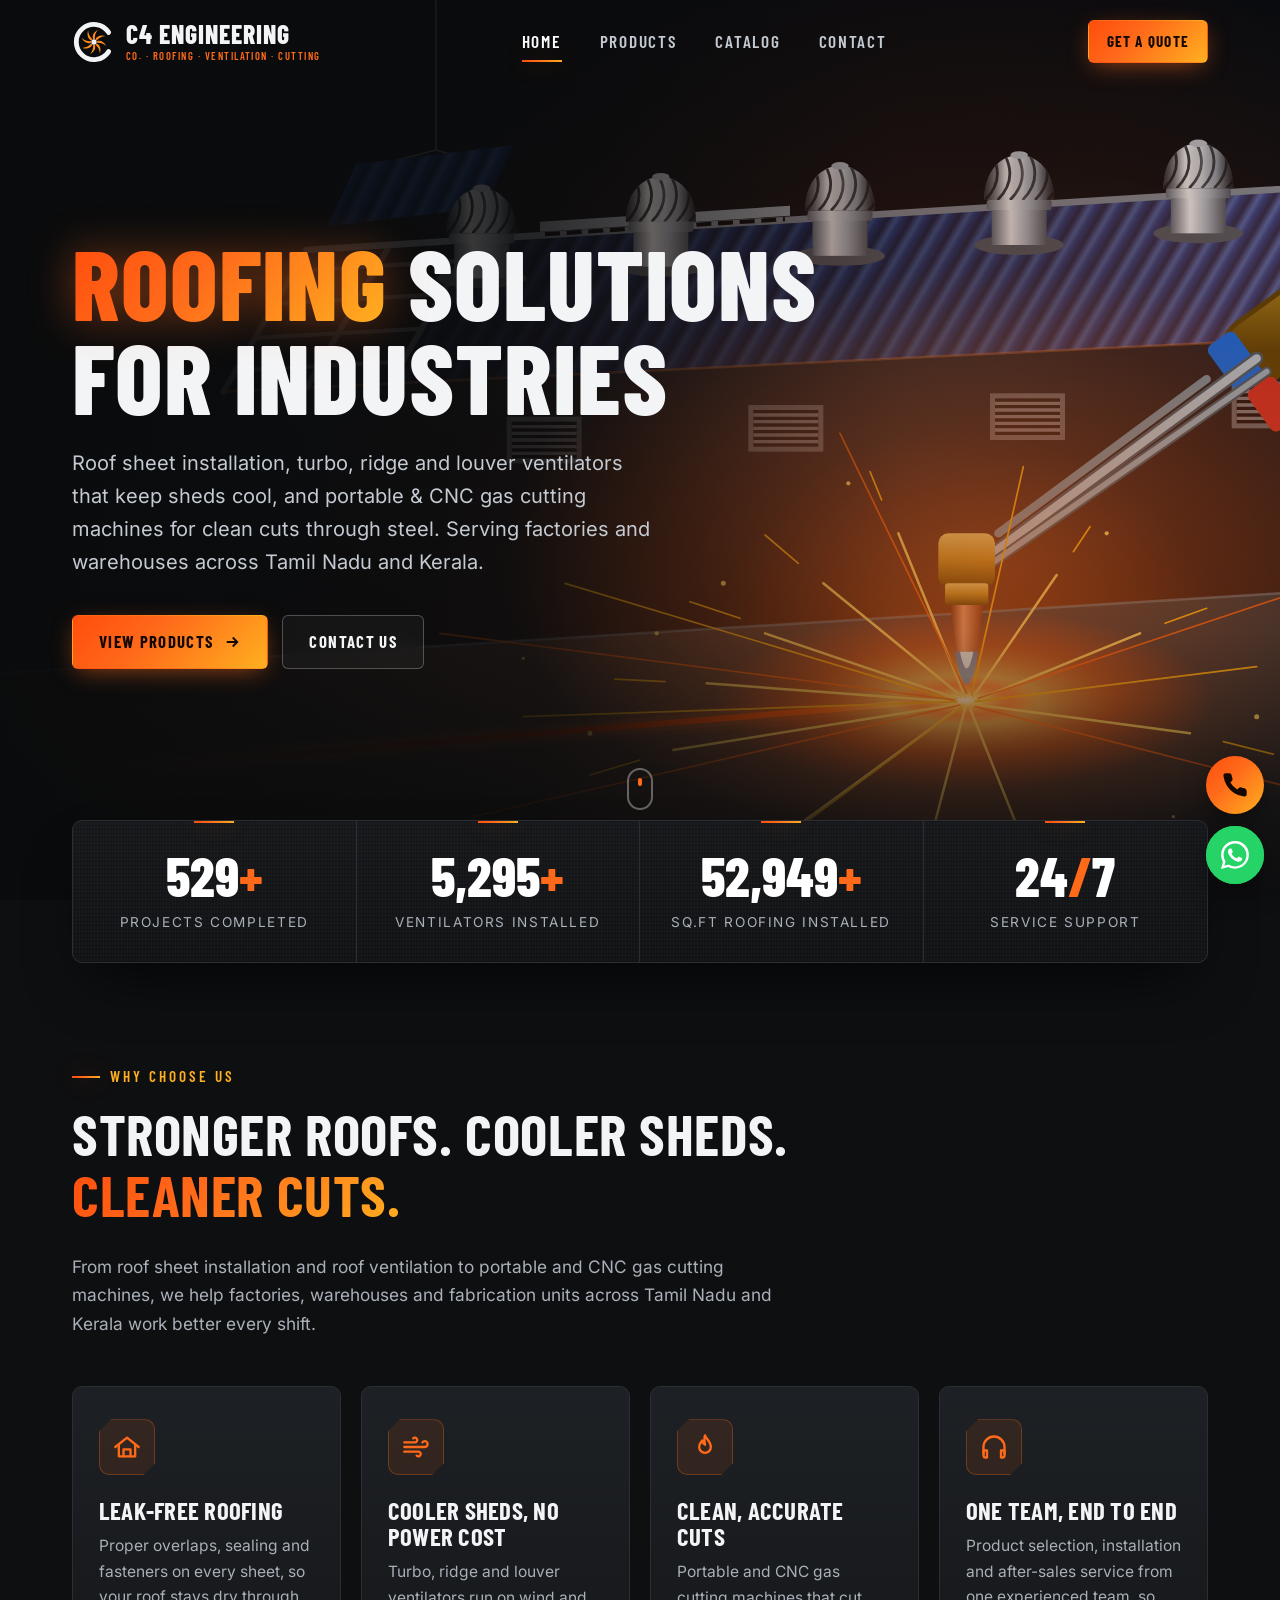
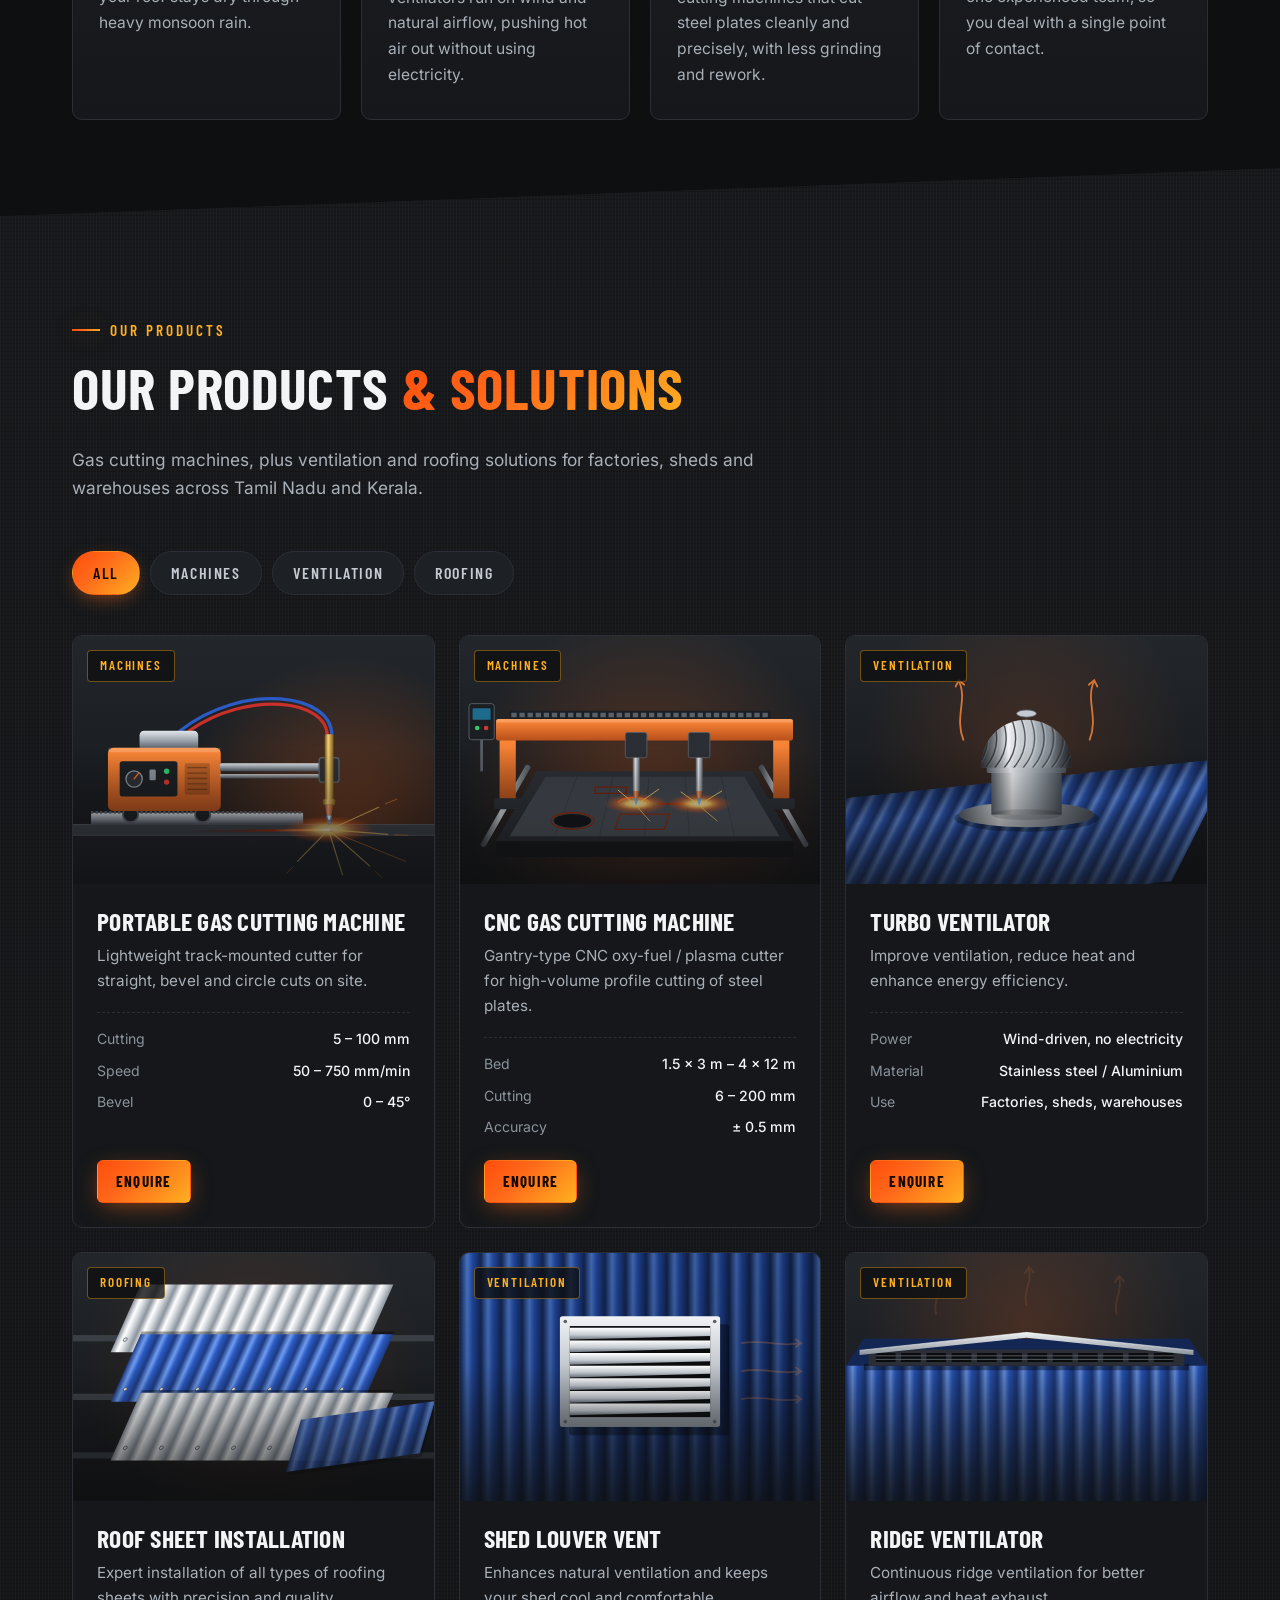
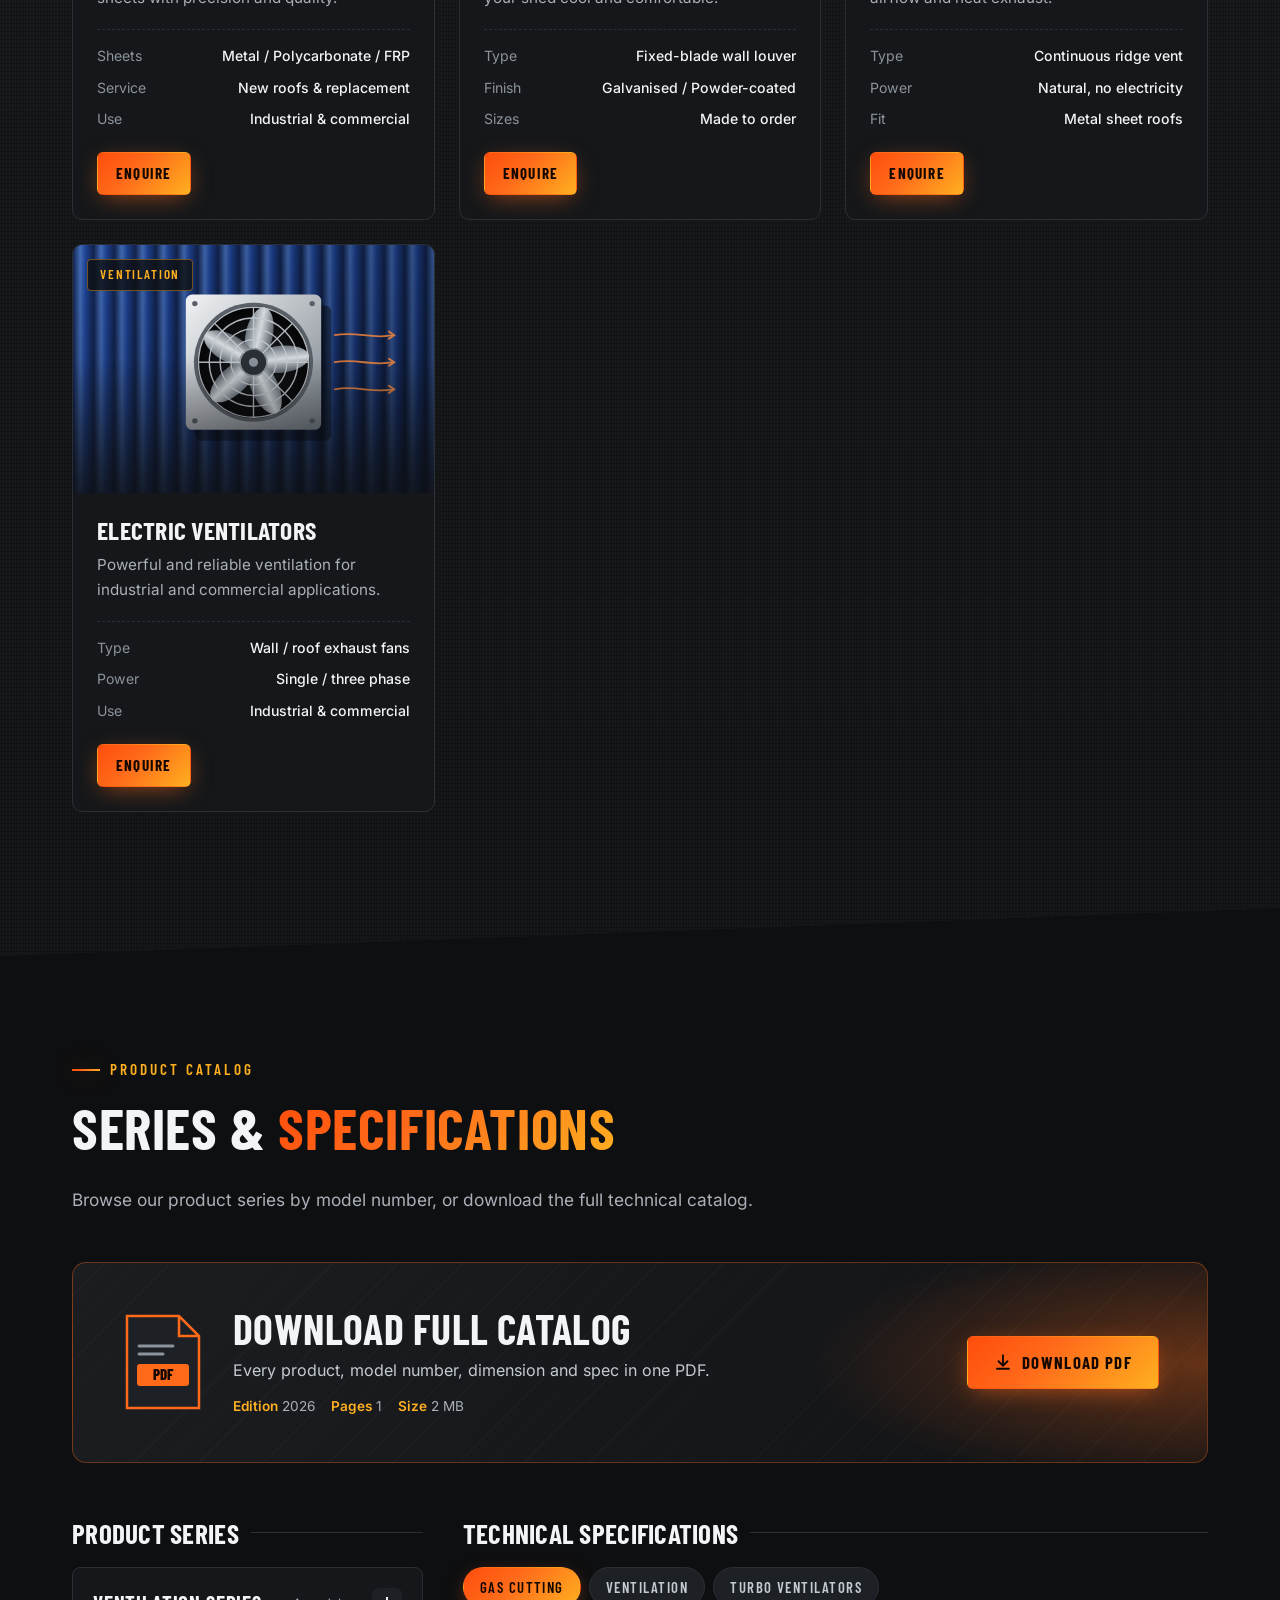
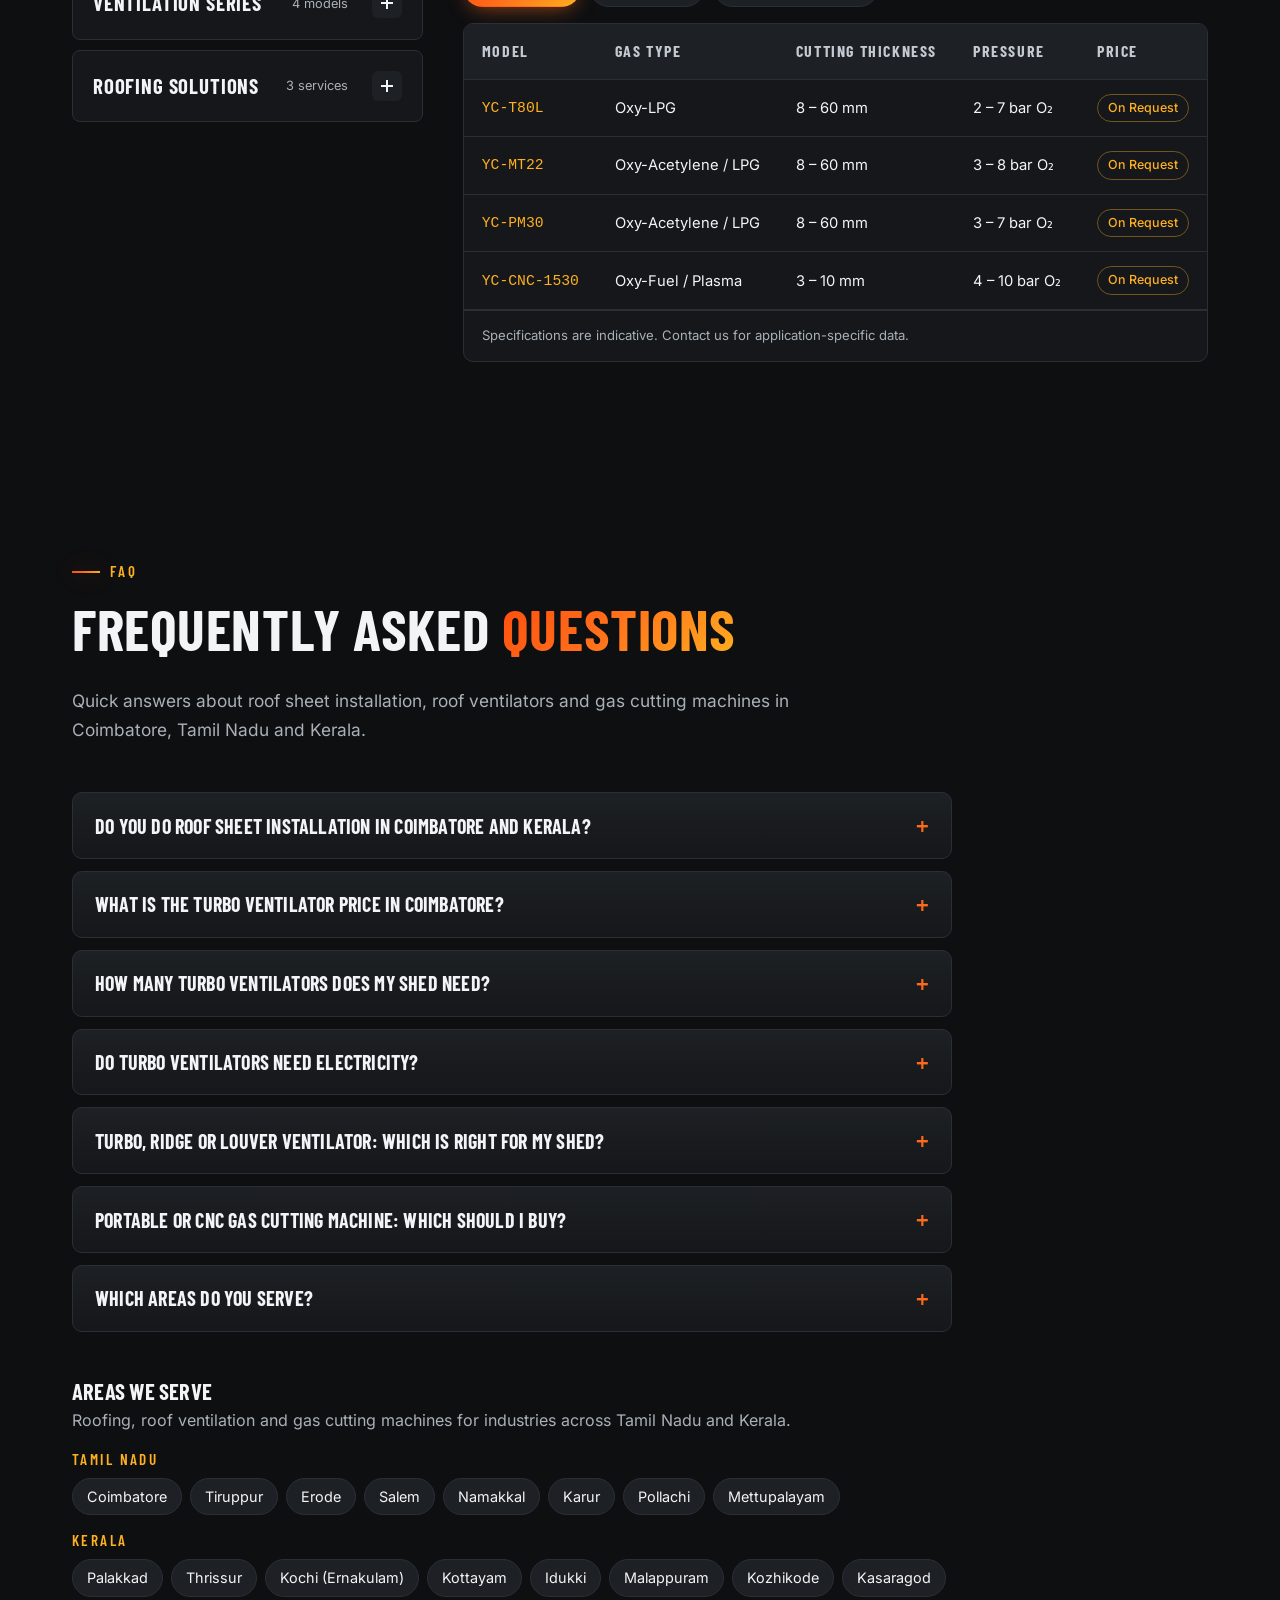
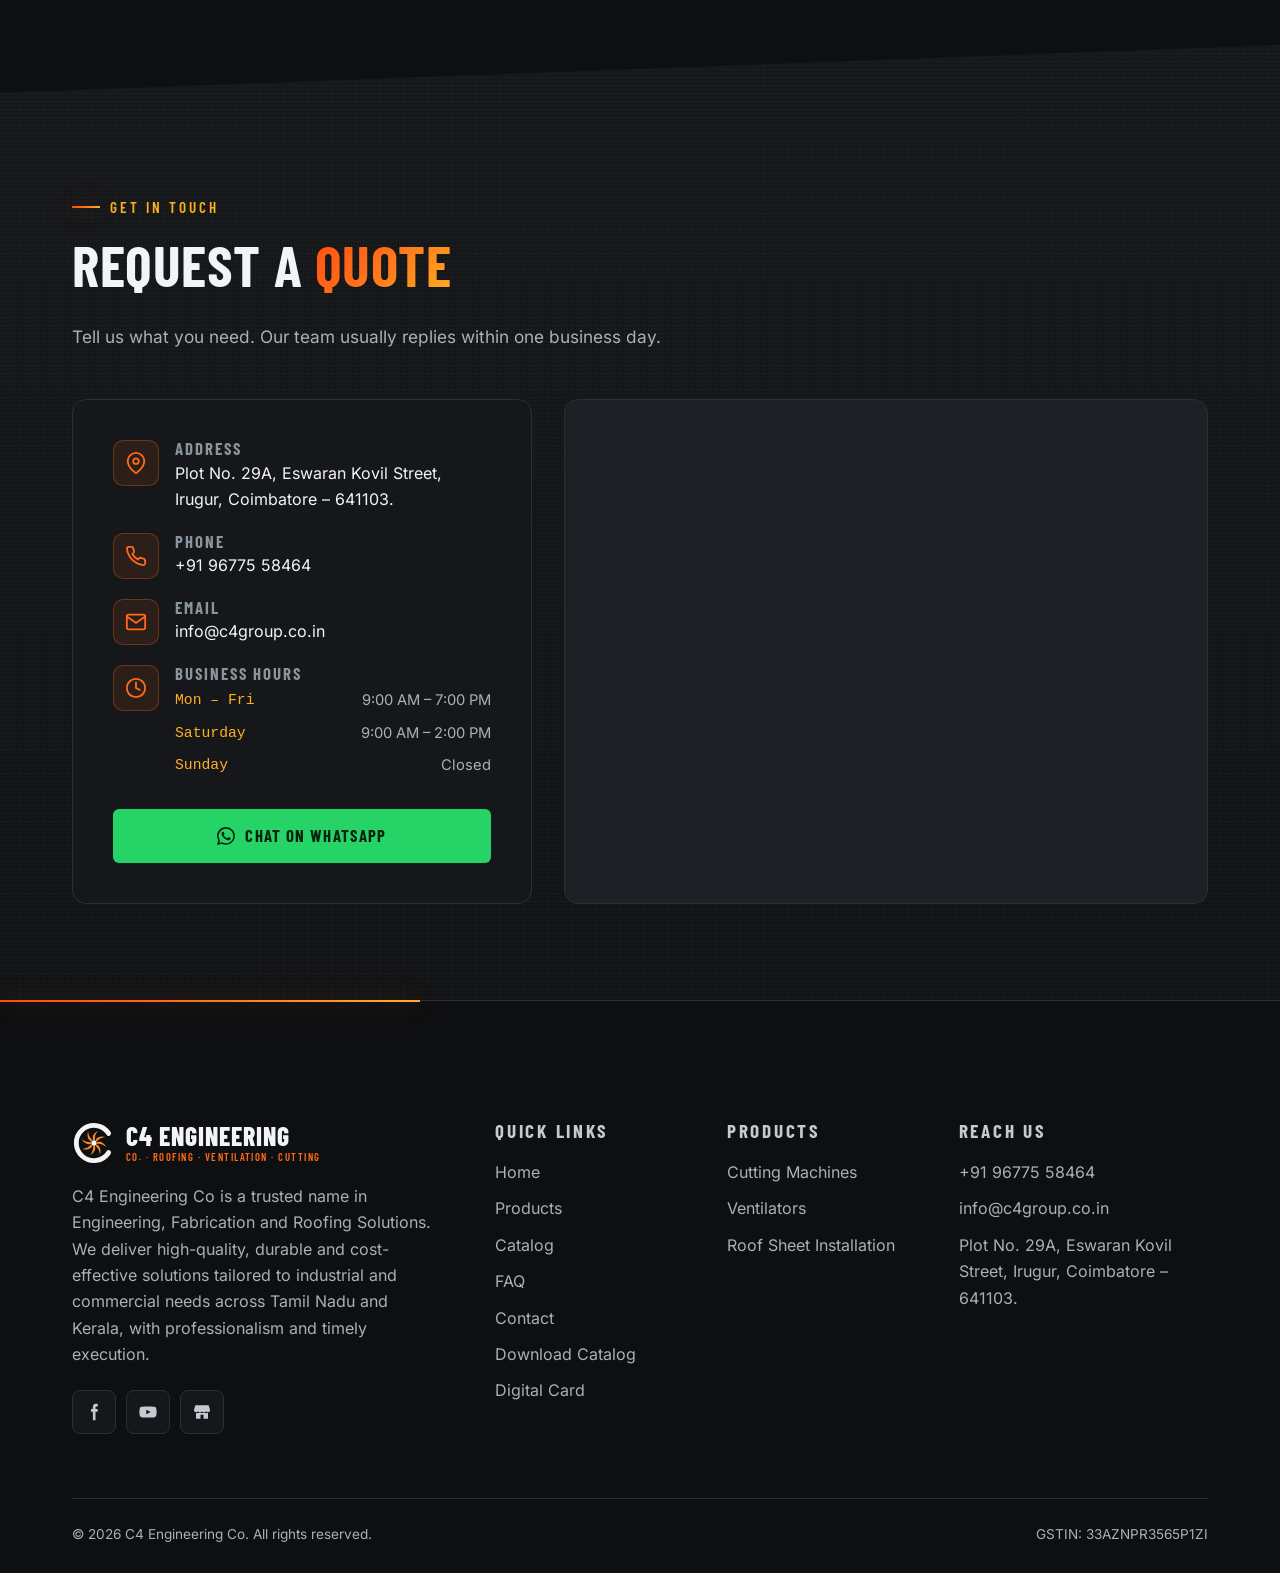
<file: index.html>
<!DOCTYPE html>
<html lang="en">
<head>
<meta charset="UTF-8">
<meta name="viewport" content="width=device-width, initial-scale=1">

<!-- ============ SECURITY ============ -->
<!-- Content-Security-Policy: only allow what this page actually uses (own files and the Google Maps embed). -->
<!-- If you add a new external service (analytics, chat widget, video...), add its address here or the browser will block it. -->
<meta http-equiv="Content-Security-Policy" content="default-src 'self'; script-src 'self' 'unsafe-inline'; style-src 'self' 'unsafe-inline'; font-src 'self'; img-src 'self' data:; frame-src https://*.google.com; connect-src 'none'; object-src 'none'; base-uri 'self'; form-action 'none'">
<meta name="referrer" content="strict-origin-when-cross-origin">

<!-- ============ SEO ============ -->
<!-- Title (~60 chars) and description (~155 chars) are what Google shows in search results. -->
<title>Industrial Roofing in Coimbatore &amp; Kerala | C4 Engineering Co</title>
<meta name="description" content="C4 Engineering Co (c4group.co.in), Coimbatore: roofing, turbo &amp; ridge ventilators and gas cutting machines across Tamil Nadu &amp; Kerala. Call +91 96775 58464.">
<meta name="robots" content="index, follow, max-image-preview:large, max-snippet:-1">
<meta name="author" content="C4 Engineering Co">
<meta name="theme-color" content="#0e0f11">
<link rel="canonical" href="https://c4group.co.in/">
<link rel="sitemap" type="application/xml" href="sitemap.xml">

<!-- Local SEO: location -->
<meta name="geo.region" content="IN-TN">
<meta name="geo.placename" content="Irugur, Coimbatore">
<meta name="geo.position" content="11.018699;77.065673">
<meta name="ICBM" content="11.018699, 77.065673">

<!-- Open Graph / social sharing (Facebook, WhatsApp, LinkedIn) -->
<meta property="og:type" content="website">
<meta property="og:site_name" content="C4 Engineering Co">
<meta property="og:locale" content="en_IN">
<meta property="og:title" content="C4 Engineering Co | Roofing, Ventilation & Gas Cutting – Tamil Nadu & Kerala">
<meta property="og:description" content="Roof sheet installation, turbo, ridge and louver ventilators, exhaust fans and CNC gas cutting machines for factories and sheds across Coimbatore, Tamil Nadu and Kerala.">
<meta property="og:image" content="https://c4group.co.in/images/og-image.png">
<meta property="og:image:width" content="1200">
<meta property="og:image:height" content="630">
<meta property="og:image:alt" content="C4 Engineering Co – gas cutting, roofing and ventilation solutions">
<meta property="og:url" content="https://c4group.co.in/">
<meta name="twitter:card" content="summary_large_image">
<meta name="twitter:image" content="https://c4group.co.in/images/og-image.png">

<!-- Icons: Google shows the site icon next to your result in mobile search -->
<link rel="icon" href="favicon.svg" type="image/svg+xml">
<link rel="icon" href="favicon-48.png" sizes="48x48" type="image/png">
<link rel="icon" href="favicon-192.png" sizes="192x192" type="image/png">
<link rel="apple-touch-icon" href="apple-touch-icon.png">

<!-- Fonts: self-hosted in /fonts (faster first paint than Google Fonts, no third-party request).
     The two fonts used on the first screen are preloaded. @font-face rules are at the top of the <style> below. -->
<link rel="preload" href="fonts/barlow-condensed-latin-800.woff2" as="font" type="font/woff2" crossorigin>
<link rel="preload" href="fonts/inter-latin-var.woff2" as="font" type="font/woff2" crossorigin>

<!-- Structured data (schema.org) — helps Google show your business details, hours, map and services.
     Keep it matching what is visible on the page (address, phone, hours). Test at https://search.google.com/test/rich-results -->
<script type="application/ld+json">
{
  "@context": "https://schema.org",
  "@graph": [
    {
      "@type": "WebSite",
      "@id": "https://c4group.co.in/#website",
      "url": "https://c4group.co.in/",
      "name": "C4 Engineering Co",
      "inLanguage": "en-IN",
      "publisher": { "@id": "https://c4group.co.in/#business" }
    },
    {
      "@type": "RoofingContractor",
      "@id": "https://c4group.co.in/#business",
      "name": "C4 Engineering Co",
      "description": "Roof sheet installation, turbo, ridge and louver ventilators, electric exhaust fans, and portable and CNC gas cutting machines for factories, sheds and warehouses across Tamil Nadu and Kerala.",
      "url": "https://c4group.co.in/",
      "image": "https://c4group.co.in/images/og-image.png",
      "logo": "https://c4group.co.in/images/logo-512.png",
      "telephone": "+91-96775-58464",
      "email": "info@c4group.co.in",
      "taxID": "33AZNPR3565P1ZI",
      "address": {
        "@type": "PostalAddress",
        "streetAddress": "Plot No. 29A, Eswaran Kovil Street, Irugur",
        "addressLocality": "Coimbatore",
        "addressRegion": "Tamil Nadu",
        "postalCode": "641103",
        "addressCountry": "IN"
      },
      "geo": { "@type": "GeoCoordinates", "latitude": 11.018699, "longitude": 77.065673 },
      "hasMap": "https://maps.app.goo.gl/HStCFHHKTVJuSprA6",
      "openingHoursSpecification": [
        { "@type": "OpeningHoursSpecification", "dayOfWeek": ["Monday","Tuesday","Wednesday","Thursday","Friday"], "opens": "09:00", "closes": "19:00" },
        { "@type": "OpeningHoursSpecification", "dayOfWeek": "Saturday", "opens": "09:00", "closes": "14:00" }
      ],
      "areaServed": [
        { "@type": "City", "name": "Coimbatore" },
        { "@type": "City", "name": "Tiruppur" },
        { "@type": "City", "name": "Erode" },
        { "@type": "City", "name": "Salem" },
        { "@type": "City", "name": "Namakkal" },
        { "@type": "City", "name": "Karur" },
        { "@type": "City", "name": "Pollachi" },
        { "@type": "City", "name": "Mettupalayam" },
        { "@type": "City", "name": "Palakkad" },
        { "@type": "City", "name": "Thrissur" },
        { "@type": "City", "name": "Kochi" },
        { "@type": "City", "name": "Malappuram" },
        { "@type": "City", "name": "Kozhikode" },
        { "@type": "City", "name": "Kottayam" },
        { "@type": "City", "name": "Kasaragod" },
        { "@type": "AdministrativeArea", "name": "Idukki" },
        { "@type": "State", "name": "Tamil Nadu" },
        { "@type": "State", "name": "Kerala" }
      ],
      "sameAs": [
        "https://www.facebook.com/profile.php?id=61596937974232",
        "https://www.youtube.com/@C4EngineeringCo",
        "https://www.indiamart.com/c4-engineering-co/"
      ],
      "hasOfferCatalog": {
        "@type": "OfferCatalog",
        "name": "Products & Solutions",
        "itemListElement": [
          { "@type": "Offer", "itemOffered": { "@type": "Service", "name": "Roof Sheet Installation", "description": "Installation of metal, polycarbonate and FRP roofing sheets for industrial and commercial buildings." } },
          { "@type": "Offer", "itemOffered": { "@type": "Product", "name": "Turbo Ventilator", "description": "Wind-driven roof ventilator that reduces heat with no electricity." } },
          { "@type": "Offer", "itemOffered": { "@type": "Product", "name": "Ridge Ventilator", "description": "Continuous ridge ventilation for better airflow and heat exhaust." } },
          { "@type": "Offer", "itemOffered": { "@type": "Product", "name": "Shed Louver Vent", "description": "Wall louver for natural ventilation of sheds." } },
          { "@type": "Offer", "itemOffered": { "@type": "Product", "name": "Electric Ventilators", "description": "Wall and roof exhaust fans for industrial and commercial applications." } },
          { "@type": "Offer", "itemOffered": { "@type": "Product", "name": "Portable Gas Cutting Machine", "description": "Track-mounted cutter for straight, bevel and circle cuts on site." } },
          { "@type": "Offer", "itemOffered": { "@type": "Product", "name": "CNC Gas Cutting Machine", "description": "Gantry-type CNC oxy-fuel and plasma cutter for steel plates." } }
        ]
      }
    },
    {
      "@type": "FAQPage",
      "@id": "https://c4group.co.in/#faq",
      "mainEntity": [
        {
          "@type": "Question",
          "name": "Do you do roof sheet installation in Coimbatore and Kerala?",
          "acceptedAnswer": {
            "@type": "Answer",
            "text": "Yes. We install metal, polycarbonate and FRP roofing sheets for factories, warehouses and sheds in Coimbatore, Tiruppur, Erode, Salem and across Tamil Nadu, and in Kerala including Palakkad, Thrissur, Kochi and Kozhikode."
          }
        },
        {
          "@type": "Question",
          "name": "What is the turbo ventilator price in Coimbatore?",
          "acceptedAnswer": {
            "@type": "Answer",
            "text": "The price depends on the ventilator size, material and how many you need. Share your shed size and we will recommend the right number and size and send you a quote. Call or WhatsApp +91 96775 58464."
          }
        },
        {
          "@type": "Question",
          "name": "How many turbo ventilators does my shed need?",
          "acceptedAnswer": {
            "@type": "Answer",
            "text": "It depends on the roof area, the shed height and how much heat is produced inside. Send us your roof dimensions and what the shed is used for, and we will work out the number and placement for you."
          }
        },
        {
          "@type": "Question",
          "name": "Do turbo ventilators need electricity?",
          "acceptedAnswer": {
            "@type": "Answer",
            "text": "No. Turbo ventilators spin using wind and rising hot air, so there is no power cost. Where a shed needs stronger, forced airflow, we also supply electric ventilators (industrial exhaust fans)."
          }
        },
        {
          "@type": "Question",
          "name": "Turbo, ridge or louver ventilator: which is right for my shed?",
          "acceptedAnswer": {
            "@type": "Answer",
            "text": "Turbo ventilators exhaust hot air at points on the roof. Ridge ventilators vent continuously along the roof ridge. Louver vents fit in the walls and let fresh air in. Many sheds work best with a combination, and we can suggest the right mix for yours."
          }
        },
        {
          "@type": "Question",
          "name": "Portable or CNC gas cutting machine: which should I buy?",
          "acceptedAnswer": {
            "@type": "Answer",
            "text": "A portable gas cutting machine runs on a track and makes straight, bevel and circle cuts, so it suits on-site work and smaller workshops. A CNC gas cutting machine is a gantry machine for oxy-fuel and plasma cutting of steel plates, ideal when you cut many parts or complex shapes."
          }
        },
        {
          "@type": "Question",
          "name": "Which areas do you serve?",
          "acceptedAnswer": {
            "@type": "Answer",
            "text": "We are based in Irugur, Coimbatore, and serve Coimbatore, Tiruppur, Erode, Salem, Namakkal, Karur, Pollachi and Mettupalayam in Tamil Nadu, and Palakkad, Thrissur, Kochi (Ernakulam), Kottayam, Idukki, Malappuram, Kozhikode and Kasaragod in Kerala."
          }
        }
      ]
    }
  ]
}
</script>

<style>
/* =========================================================
   FONTS (self-hosted, Latin subset)
   ========================================================= */
@font-face{font-family:"Barlow Condensed";font-style:normal;font-weight:500;font-display:swap;src:url(fonts/barlow-condensed-latin-500.woff2) format("woff2")}
@font-face{font-family:"Barlow Condensed";font-style:normal;font-weight:600;font-display:swap;src:url(fonts/barlow-condensed-latin-600.woff2) format("woff2")}
@font-face{font-family:"Barlow Condensed";font-style:normal;font-weight:700;font-display:swap;src:url(fonts/barlow-condensed-latin-700.woff2) format("woff2")}
@font-face{font-family:"Barlow Condensed";font-style:normal;font-weight:800;font-display:swap;src:url(fonts/barlow-condensed-latin-800.woff2) format("woff2")}
@font-face{font-family:"Inter";font-style:normal;font-weight:400 600;font-display:optional;src:url(fonts/inter-latin-var.woff2) format("woff2")}
/* Size-matched fallbacks: while the real fonts download, Arial/Roboto is scaled to take up the same width,
   so text does not re-wrap or jump when the real font swaps in (prevents layout shift / CLS on phones). */
@font-face{font-family:"Barlow Condensed Fallback";font-weight:500;src:local("Arial"),local("ArialMT"),local("Roboto"),local("Helvetica");size-adjust:66%;ascent-override:151.5%;descent-override:30.3%;line-gap-override:0%}
@font-face{font-family:"Barlow Condensed Fallback";font-weight:600;src:local("Arial"),local("ArialMT"),local("Roboto"),local("Helvetica");size-adjust:67%;ascent-override:149.3%;descent-override:29.9%;line-gap-override:0%}
@font-face{font-family:"Barlow Condensed Fallback";font-weight:700;src:local("Arial Bold"),local("Arial-BoldMT"),local("Roboto Bold"),local("Roboto-Bold"),local("Helvetica Bold");size-adjust:67.8%;ascent-override:147.5%;descent-override:29.5%;line-gap-override:0%}
@font-face{font-family:"Barlow Condensed Fallback";font-weight:800;src:local("Arial Bold"),local("Arial-BoldMT"),local("Roboto Bold"),local("Roboto-Bold"),local("Helvetica Bold");size-adjust:69%;ascent-override:144.9%;descent-override:29%;line-gap-override:0%}
@font-face{font-family:"Inter Fallback";font-weight:400 600;src:local("Arial"),local("ArialMT"),local("Roboto"),local("Helvetica");size-adjust:106.5%;ascent-override:91.1%;descent-override:22.5%;line-gap-override:0%}

/* =========================================================
   DESIGN TOKENS — change colors/fonts here
   ========================================================= */
:root{
  --bg:#0e0f11;            /* near-black */
  --bg-2:#15171a;          /* charcoal */
  --bg-3:#1d2024;          /* raised surface */
  --line:#2b2f35;
  --steel:#8b939c;         /* steel gray */
  --steel-light:#c4cad1;
  --text:#f3f4f6;
  --text-dim:#a9b0b8;
  --flame:#ff6a1a;         /* molten orange */
  --flame-2:#ffb020;       /* amber */
  --flame-grad:linear-gradient(135deg,#ff4d0d 0%,#ff6a1a 40%,#ffb020 100%);
  --glow:0 0 24px rgba(255,106,26,.45);
  --radius:10px;
  --font-head:"Barlow Condensed","Barlow Condensed Fallback","Arial Narrow",sans-serif;
  --font-body:"Inter","Inter Fallback",system-ui,-apple-system,"Segoe UI",Roboto,sans-serif;
  --header-h:84px;
  --container:1200px;
  --ease:cubic-bezier(.2,.7,.2,1);
}

/* =========================================================
   BASE
   ========================================================= */
*,*::before,*::after{box-sizing:border-box}
html{scroll-behavior:smooth;scroll-padding-top:72px;-webkit-text-size-adjust:100%}
body{margin:0;background:var(--bg);color:var(--text);font-family:var(--font-body);font-size:16px;line-height:1.65;overflow-x:hidden;-webkit-font-smoothing:antialiased}
img{max-width:100%;display:block;height:auto}
a{color:inherit;text-decoration:none}
button,input,select,textarea{font:inherit;color:inherit}
h1,h2,h3,h4{font-family:var(--font-head);font-weight:700;line-height:1.05;margin:0 0 .5em;letter-spacing:.01em;text-transform:uppercase}
p{margin:0 0 1em}
:focus-visible{outline:2px solid var(--flame-2);outline-offset:3px;border-radius:4px}
.container{width:100%;max-width:var(--container);margin:0 auto;padding:0 16px}
@media(min-width:768px){.container{padding:0 32px}}
.sr-only{position:absolute;width:1px;height:1px;padding:0;margin:-1px;overflow:hidden;clip:rect(0,0,0,0);border:0}
.skip-link{position:absolute;left:16px;top:-60px;background:var(--flame);color:#000;padding:10px 16px;border-radius:6px;z-index:200;font-weight:600}
.skip-link:focus{top:12px}

/* Brushed-metal texture used on several surfaces */
.metal{
  background-color:var(--bg-2);
  background-image:
    repeating-linear-gradient(90deg,rgba(255,255,255,.018) 0 1px,transparent 1px 3px),
    repeating-linear-gradient(0deg,rgba(0,0,0,.18) 0 1px,transparent 1px 4px),
    linear-gradient(180deg,#17191c,#121416);
}

/* Section scaffolding + angular dividers */
section{position:relative}
.section{padding:96px 0}
@media(max-width:767px){.section{padding:72px 0}}
.angle-top{clip-path:polygon(0 48px,100% 0,100% 100%,0 100%);margin-top:-48px;padding-top:144px}
.angle-both{clip-path:polygon(0 48px,100% 0,100% calc(100% - 48px),0 100%);margin-top:-48px;padding-top:144px;padding-bottom:144px}
@media(max-width:767px){
  .angle-top,.angle-both{clip-path:polygon(0 24px,100% 0,100% 100%,0 100%);margin-top:-24px;padding-top:96px}
  .angle-both{clip-path:polygon(0 24px,100% 0,100% calc(100% - 24px),0 100%);padding-bottom:96px}
}

.eyebrow{display:inline-flex;align-items:center;gap:10px;font-family:var(--font-head);font-weight:600;font-size:.95rem;letter-spacing:.2em;text-transform:uppercase;color:var(--flame-2);margin-bottom:14px}
.eyebrow::before{content:"";width:28px;height:2px;background:var(--flame-grad);box-shadow:var(--glow)}
.section-head{max-width:720px;margin-bottom:48px}
.section-head h2{font-size:clamp(2.2rem,5vw,3.6rem)}
.section-head p{color:var(--text-dim);font-size:1.075rem}
.text-flame{background:var(--flame-grad);-webkit-background-clip:text;background-clip:text;color:transparent}

/* =========================================================
   BUTTONS
   ========================================================= */
.btn{display:inline-flex;align-items:center;justify-content:center;gap:10px;min-height:48px;padding:12px 26px;border-radius:6px;border:1px solid transparent;font-family:var(--font-head);font-weight:700;font-size:1.05rem;letter-spacing:.08em;text-transform:uppercase;cursor:pointer;transition:transform .25s var(--ease),box-shadow .25s var(--ease),background .25s,color .25s,border-color .25s;position:relative;overflow:hidden;white-space:nowrap}
.btn svg{width:18px;height:18px;flex:none}
.btn-primary{background:var(--flame-grad);color:#140800;box-shadow:0 6px 24px -6px rgba(255,106,26,.6)}
.btn-primary::after{content:"";position:absolute;inset:0;background:linear-gradient(110deg,transparent 30%,rgba(255,255,255,.45) 50%,transparent 70%);transform:translateX(-120%);transition:transform .7s var(--ease)}
.btn-primary:hover{transform:translateY(-2px);box-shadow:0 10px 32px -6px rgba(255,106,26,.85)}
.btn-primary:hover::after{transform:translateX(120%)}
.btn-ghost{background:rgba(255,255,255,.04);border-color:rgba(255,255,255,.25);color:var(--text);backdrop-filter:blur(6px)}
.btn-ghost:hover{border-color:var(--flame);color:var(--flame-2);transform:translateY(-2px)}
.btn-sm{min-height:40px;padding:8px 18px;font-size:.95rem}

/* =========================================================
   HEADER
   ========================================================= */
.site-header{position:fixed;inset:0 0 auto 0;z-index:100;height:var(--header-h);display:flex;align-items:center;transition:height .3s var(--ease),background .3s,box-shadow .3s,border-color .3s;border-bottom:1px solid transparent}
.site-header.scrolled{--header-h:64px;border-color:var(--line);box-shadow:0 10px 30px -10px rgba(0,0,0,.6)}
/* Frosted bar lives on a pseudo-element: backdrop-filter on the header itself would trap the fixed mobile menu and backdrop inside the 64px bar */
.site-header::before{content:"";position:absolute;inset:0;z-index:-1;background:rgba(14,15,17,.88);backdrop-filter:blur(14px) saturate(140%);-webkit-backdrop-filter:blur(14px) saturate(140%);opacity:0;transition:opacity .3s}
.site-header.scrolled::before{opacity:1}
.nav{display:flex;align-items:center;justify-content:space-between;gap:24px;width:100%}
.logo{display:flex;align-items:center;gap:10px;font-family:var(--font-head);text-transform:uppercase}
.logo-mark{width:44px;height:44px;flex:none;transition:transform .3s var(--ease)}
.site-header.scrolled .logo-mark{transform:scale(.86)}
.logo-vanes{transform-box:view-box;transform-origin:50% 50%}
.logo:hover .logo-vanes{animation:c4spin 1.4s linear infinite}
@keyframes c4spin{to{transform:rotate(360deg)}}
.logo-text{display:flex;flex-direction:column;line-height:1}
.logo-name{font-weight:800;font-size:1.6rem;letter-spacing:.04em;color:var(--text)}
.logo-tag{margin-top:4px;font-weight:600;font-size:.66rem;letter-spacing:.14em;color:var(--flame)}
@media(max-width:379px){.logo-tag{display:none}}
.nav-links{display:flex;gap:6px;list-style:none;margin:0;padding:0}
.nav-links a{position:relative;display:block;padding:10px 16px;font-family:var(--font-head);font-weight:600;font-size:1.08rem;letter-spacing:.1em;text-transform:uppercase;color:var(--steel-light);transition:color .2s}
.nav-links a::after{content:"";position:absolute;left:16px;right:16px;bottom:4px;height:2px;background:var(--flame-grad);transform:scaleX(0);transform-origin:left;transition:transform .3s var(--ease);box-shadow:var(--glow)}
.nav-links a:hover,.nav-links a.active{color:#fff}
.nav-links a:hover::after,.nav-links a.active::after{transform:scaleX(1)}
.nav-cta{display:flex;align-items:center;gap:12px}
.hamburger{display:none;width:46px;height:46px;border:1px solid var(--line);border-radius:8px;background:rgba(255,255,255,.04);cursor:pointer;position:relative}
.hamburger span{position:absolute;left:12px;right:12px;height:2px;background:#fff;border-radius:2px;transition:transform .3s var(--ease),opacity .2s,top .3s var(--ease)}
.hamburger span:nth-child(1){top:15px}.hamburger span:nth-child(2){top:22px}.hamburger span:nth-child(3){top:29px}
.hamburger[aria-expanded="true"] span:nth-child(1){top:22px;transform:rotate(45deg)}
.hamburger[aria-expanded="true"] span:nth-child(2){opacity:0}
.hamburger[aria-expanded="true"] span:nth-child(3){top:22px;transform:rotate(-45deg)}

@media(max-width:899px){
  .hamburger{display:block}
  .nav-cta .btn{display:none}
  .nav-links{position:fixed;z-index:1;top:0;right:0;height:100vh;height:100dvh;width:min(320px,86vw);flex-direction:column;gap:4px;padding:96px 24px 32px;background:var(--bg-2);border-left:1px solid var(--line);transform:translateX(100%);transition:transform .4s var(--ease);box-shadow:-30px 0 60px rgba(0,0,0,.5)}
  .nav-links.open{transform:none}
  .nav-links a{font-size:1.5rem;padding:14px 8px;border-bottom:1px solid var(--line)}
  .nav-links a::after{left:8px;right:auto;width:40px}
  .nav-links .mobile-cta{display:block;margin-top:24px}
  .nav-links .mobile-cta .btn{width:100%;color:#140800}
  .hamburger{z-index:2}
  .nav-backdrop{position:fixed;inset:0;z-index:0;background:rgba(0,0,0,.55);opacity:0;pointer-events:none;transition:opacity .3s}
  .nav-backdrop.show{opacity:1;pointer-events:auto}
}
@media(min-width:900px){.nav-links .mobile-cta{display:none}.nav-backdrop{display:none}}

/* =========================================================
   HERO
   ========================================================= */
.hero{min-height:100vh;min-height:100svh;display:flex;align-items:center;padding:calc(var(--header-h) + 40px) 0 120px;overflow:hidden;isolation:isolate}
.hero-media{position:absolute;inset:0;z-index:-3}
/* REPLACE: hero image (or uncomment the <video> in the HTML) */
.hero-media img,.hero-media video{width:100%;height:100%;object-fit:cover;filter:saturate(1.1) contrast(1.05)}
/* On phones, shift the crop right so the torch tip and sparks stay on screen (the spark script reads this value) */
@media(max-width:768px){.hero-media img,.hero-media video{object-position:70% 50%}}
.hero::before{content:"";position:absolute;inset:0;z-index:-2;
  background:
    radial-gradient(ellipse 60% 50% at 78% 62%,rgba(255,106,26,.32),transparent 65%),
    linear-gradient(90deg,rgba(10,11,12,.96) 0%,rgba(10,11,12,.8) 42%,rgba(10,11,12,.3) 70%,rgba(10,11,12,.2) 100%),
    linear-gradient(0deg,var(--bg) 0%,transparent 30%)}
#sparks{position:absolute;inset:0;z-index:-1;width:100%;height:100%;pointer-events:none}
.hero-content{max-width:760px}
.hero h1{font-size:clamp(2.9rem,8.2vw,6.2rem);font-weight:800;line-height:.95;margin-bottom:24px}
.hero h1 .text-flame{display:inline-block;filter:drop-shadow(0 0 22px rgba(255,106,26,.45))}
.hero-sub{font-size:clamp(1.05rem,2vw,1.25rem);color:var(--steel-light);max-width:580px;margin-bottom:36px}
.hero-actions{display:flex;flex-wrap:wrap;gap:14px}
.hero-badge{display:inline-flex;align-items:center;gap:10px;padding:8px 14px;border:1px solid rgba(255,176,32,.35);border-radius:999px;background:rgba(255,106,26,.08);font-size:.85rem;font-weight:500;color:var(--flame-2);margin-bottom:24px}
.hero-badge .dot{width:8px;height:8px;border-radius:50%;background:var(--flame);box-shadow:0 0 0 0 rgba(255,106,26,.7);animation:pulse 2s infinite}
@keyframes pulse{0%{box-shadow:0 0 0 0 rgba(255,106,26,.7)}70%{box-shadow:0 0 0 10px rgba(255,106,26,0)}100%{box-shadow:0 0 0 0 rgba(255,106,26,0)}}
.scroll-cue{position:absolute;bottom:90px;left:50%;transform:translateX(-50%);width:26px;height:42px;border:2px solid rgba(255,255,255,.35);border-radius:14px}
.scroll-cue::after{content:"";position:absolute;left:50%;top:8px;width:4px;height:8px;margin-left:-2px;background:var(--flame);border-radius:2px;animation:cue 1.8s infinite}
@keyframes cue{0%{opacity:0;transform:translateY(0)}40%{opacity:1}100%{opacity:0;transform:translateY(14px)}}
@media(max-width:767px){.scroll-cue{display:none}}

/* =========================================================
   TRUST STRIP
   ========================================================= */
.trust{position:relative;z-index:2;margin-top:-80px}
.trust-grid{display:grid;grid-template-columns:repeat(2,1fr);border:1px solid var(--line);border-radius:var(--radius);overflow:hidden;box-shadow:0 30px 60px -20px rgba(0,0,0,.7)}
@media(min-width:768px){.trust-grid{grid-template-columns:repeat(4,1fr)}}
.trust-item{padding:28px 20px;text-align:center;border-right:1px solid var(--line);border-bottom:1px solid var(--line);position:relative}
.trust-item:nth-child(2n){border-right:0}
@media(min-width:768px){.trust-item{border-bottom:0}.trust-item:nth-child(2n){border-right:1px solid var(--line)}.trust-item:last-child{border-right:0}}
.trust-item::before{content:"";position:absolute;top:0;left:50%;width:40px;height:2px;margin-left:-20px;background:var(--flame-grad);box-shadow:var(--glow)}
.trust-num{font-family:var(--font-head);font-weight:800;font-size:clamp(2.4rem,5vw,3.4rem);line-height:1;color:#fff}
.trust-num .suffix{color:var(--flame)}
.trust-label{margin-top:8px;font-size:.85rem;letter-spacing:.12em;text-transform:uppercase;color:var(--text-dim)}

/* =========================================================
   WHY CHOOSE US
   ========================================================= */
.features{display:grid;gap:20px;grid-template-columns:1fr}
@media(min-width:600px){.features{grid-template-columns:repeat(2,1fr)}}
@media(min-width:1024px){.features{grid-template-columns:repeat(4,1fr)}}
.feature{position:relative;padding:32px 26px;border:1px solid var(--line);border-radius:var(--radius);background:linear-gradient(180deg,var(--bg-3),var(--bg-2));overflow:hidden;transition:transform .35s var(--ease),border-color .35s,box-shadow .35s}
.feature::after{content:"";position:absolute;inset:auto -40% -60% auto;width:220px;height:220px;background:radial-gradient(circle,rgba(255,106,26,.28),transparent 70%);opacity:0;transition:opacity .4s}
.feature:hover{transform:translateY(-6px);border-color:rgba(255,106,26,.55);box-shadow:0 20px 40px -18px rgba(255,106,26,.35)}
.feature:hover::after{opacity:1}
.feature-icon{width:56px;height:56px;display:grid;place-items:center;border-radius:10px;background:rgba(255,106,26,.1);border:1px solid rgba(255,106,26,.3);color:var(--flame);margin-bottom:22px;clip-path:polygon(12px 0,100% 0,100% calc(100% - 12px),calc(100% - 12px) 100%,0 100%,0 12px)}
.feature-icon svg{width:28px;height:28px}
.feature h3{font-size:1.55rem;margin-bottom:10px}
.feature p{color:var(--text-dim);margin:0;font-size:.97rem}

/* =========================================================
   PRODUCTS
   ========================================================= */
.filters{display:flex;flex-wrap:wrap;gap:10px;margin-bottom:40px}
.filter-btn{min-height:44px;padding:8px 20px;border:1px solid var(--line);border-radius:999px;background:var(--bg-3);font-family:var(--font-head);font-weight:600;font-size:1rem;letter-spacing:.1em;text-transform:uppercase;color:var(--steel-light);cursor:pointer;transition:all .25s var(--ease)}
.filter-btn:hover{border-color:var(--steel);color:#fff}
.filter-btn[aria-pressed="true"]{background:var(--flame-grad);border-color:transparent;color:#140800;box-shadow:0 6px 20px -6px rgba(255,106,26,.6)}
.product-grid{display:grid;gap:24px;grid-template-columns:1fr}
@media(min-width:640px){.product-grid{grid-template-columns:repeat(2,1fr)}}
@media(min-width:1024px){.product-grid{grid-template-columns:repeat(3,1fr)}}
.product{display:flex;flex-direction:column;border:1px solid var(--line);border-radius:var(--radius);background:var(--bg-2);overflow:hidden;transition:transform .35s var(--ease),border-color .35s,box-shadow .35s,opacity .35s}
.product:hover{transform:translateY(-6px);border-color:rgba(255,106,26,.5);box-shadow:0 24px 48px -20px rgba(0,0,0,.8),0 0 0 1px rgba(255,106,26,.15)}
.product.hide{display:none}
.product.fade-in{animation:fadeUp .45s var(--ease) both}
@keyframes fadeUp{from{opacity:0;transform:translateY(16px)}to{opacity:1;transform:none}}
.product-media{position:relative;aspect-ratio:16/11;overflow:hidden;background:var(--bg-3)}
.product-media img{width:100%;height:100%;object-fit:cover;transition:transform .6s var(--ease)}
.product:hover .product-media img{transform:scale(1.06)}
.product-media::after{content:"";position:absolute;inset:0;background:linear-gradient(0deg,rgba(14,15,17,.75),transparent 55%)}
.product-tag{position:absolute;top:14px;left:14px;z-index:1;padding:4px 12px;border-radius:4px;background:rgba(14,15,17,.8);border:1px solid rgba(255,176,32,.4);font-family:var(--font-head);font-weight:600;font-size:.82rem;letter-spacing:.14em;text-transform:uppercase;color:var(--flame-2)}
.product-body{display:flex;flex-direction:column;flex:1;padding:24px}
.product h3{font-size:1.6rem;margin-bottom:8px}
.product-desc{color:var(--text-dim);font-size:.95rem}
.specs{list-style:none;margin:4px 0 22px;padding:14px 0 0;border-top:1px dashed var(--line);display:grid;gap:8px;font-size:.88rem}
.specs li{display:flex;justify-content:space-between;gap:12px}
.specs span:first-child{color:var(--steel)}
.specs span:last-child{color:var(--text);font-weight:500;text-align:right}
.product .btn{margin-top:auto;align-self:flex-start}

/* =========================================================
   CATALOG
   ========================================================= */
.catalog-banner{position:relative;display:grid;gap:28px;align-items:center;padding:40px 28px;border-radius:14px;overflow:hidden;background:
  radial-gradient(ellipse 50% 90% at 100% 50%,rgba(255,106,26,.35),transparent 70%),
  linear-gradient(120deg,#1b1d21,#121315);border:1px solid rgba(255,106,26,.35);margin-bottom:56px}
.catalog-banner::before{content:"";position:absolute;inset:0;background:repeating-linear-gradient(-45deg,transparent 0 22px,rgba(255,255,255,.025) 22px 23px);pointer-events:none}
@media(min-width:860px){.catalog-banner{grid-template-columns:auto 1fr auto;padding:44px 48px}}
.catalog-icon{width:84px;height:100px;position:relative;flex:none}
.catalog-banner h3{font-size:clamp(1.8rem,3.6vw,2.6rem);margin-bottom:6px}
.catalog-banner p{color:var(--steel-light);margin:0}
.catalog-meta{display:flex;flex-wrap:wrap;gap:16px;margin-top:12px;font-size:.85rem;color:var(--text-dim)}
.catalog-meta b{color:var(--flame-2);font-weight:600}

.catalog-layout{display:grid;gap:40px}
@media(min-width:1024px){.catalog-layout{grid-template-columns:5fr 7fr;align-items:start}}
.subhead{font-size:1.7rem;margin-bottom:20px;display:flex;align-items:center;gap:12px}
.subhead::after{content:"";flex:1;height:1px;background:var(--line)}

.accordion{display:grid;gap:10px}
.acc-item{border:1px solid var(--line);border-radius:8px;background:var(--bg-2);overflow:hidden;transition:border-color .3s}
.acc-item.open{border-color:rgba(255,106,26,.5)}
.acc-trigger{width:100%;display:flex;align-items:center;justify-content:space-between;gap:16px;padding:18px 20px;background:none;border:0;cursor:pointer;text-align:left}
.acc-trigger .t{font-family:var(--font-head);font-weight:700;font-size:1.3rem;letter-spacing:.04em;text-transform:uppercase}
.acc-trigger .c{font-size:.8rem;color:var(--text-dim);margin-left:auto;margin-right:8px;white-space:nowrap}
.acc-trigger .chev{width:30px;height:30px;flex:none;display:grid;place-items:center;border-radius:6px;background:var(--bg-3);transition:transform .3s var(--ease),background .3s}
.acc-item.open .chev{transform:rotate(45deg);background:var(--flame);color:#140800}
.acc-panel{display:grid;grid-template-rows:0fr;transition:grid-template-rows .4s var(--ease)}
.acc-item.open .acc-panel{grid-template-rows:1fr}
.acc-panel>div{overflow:hidden}
.acc-panel ul{list-style:none;margin:0;padding:0 20px 18px;display:grid;gap:8px}
.acc-panel li{display:flex;justify-content:space-between;gap:12px;padding:10px 12px;border-radius:6px;background:var(--bg-3);font-size:.92rem}
.acc-panel li code{font-family:ui-monospace,"Cascadia Mono",Consolas,monospace;color:var(--flame-2);font-size:.85rem;white-space:nowrap}

.spec-tabs{display:flex;flex-wrap:wrap;gap:8px;margin-bottom:16px}
.spec-tabs .filter-btn{min-height:40px;padding:6px 16px;font-size:.92rem}
.spec-tabs .filter-btn[aria-selected="true"]{background:var(--flame-grad);border-color:transparent;color:#140800;box-shadow:0 6px 20px -6px rgba(255,106,26,.6)}
.table-wrap[hidden]{display:none}
.table-wrap{border:1px solid var(--line);border-radius:10px;overflow-x:auto;background:var(--bg-2);-webkit-overflow-scrolling:touch}
table{width:100%;border-collapse:collapse;min-width:620px;font-size:.92rem}
caption{text-align:left;padding:14px 18px;color:var(--text-dim);font-size:.82rem;caption-side:bottom;border-top:1px solid var(--line)}
th,td{padding:14px 18px;text-align:left;border-bottom:1px solid var(--line);white-space:nowrap}
thead th{position:sticky;top:0;background:var(--bg-3);font-family:var(--font-head);font-weight:700;font-size:1rem;letter-spacing:.1em;text-transform:uppercase;color:var(--steel-light)}
tbody tr{transition:background .2s}
tbody tr:hover{background:rgba(255,106,26,.06)}
tbody td:first-child{font-family:ui-monospace,"Cascadia Mono",Consolas,monospace;color:var(--flame-2)}
/* Mobile: each table row becomes a stacked card (labels come from data-label on each td) */
@media(max-width:640px){
  .table-wrap{overflow:visible;border:0;background:none;border-radius:0}
  .table-wrap table{display:flex;flex-direction:column;min-width:0}
  .table-wrap thead{position:absolute;width:1px;height:1px;overflow:hidden;clip:rect(0 0 0 0);white-space:nowrap}
  .table-wrap tbody,.table-wrap tr,.table-wrap td{display:block;width:100%}
  .table-wrap tr{border:1px solid var(--line);border-radius:10px;background:var(--bg-2);margin-bottom:12px;overflow:hidden}
  .table-wrap tbody tr:hover{background:var(--bg-2)}
  .table-wrap td{display:flex;justify-content:space-between;align-items:center;gap:16px;padding:11px 16px;white-space:normal;text-align:right}
  .table-wrap td::before{content:attr(data-label);flex:none;text-align:left;font-family:var(--font-head);font-weight:700;font-size:.85rem;letter-spacing:.1em;text-transform:uppercase;color:var(--steel)}
  .table-wrap td:first-child{background:var(--bg-3);font-size:1rem}
  .table-wrap tr td:last-child{border-bottom:0}
  .table-wrap caption{order:2;border:0;padding:4px 2px 0}
}
.por{display:inline-block;padding:3px 10px;border-radius:999px;border:1px solid rgba(255,176,32,.4);color:var(--flame-2);font-size:.78rem;font-weight:500}

/* =========================================================
   CONTACT
   ========================================================= */
.contact-grid{display:grid;gap:32px}
@media(min-width:900px){.contact-grid{grid-template-columns:5fr 7fr;align-items:stretch}}
.card{border:1px solid var(--line);border-radius:14px;padding:32px 24px;background:var(--bg-2)}
@media(min-width:768px){.card{padding:40px}}

.info-list{list-style:none;margin:0 0 28px;padding:0;display:grid;gap:20px}
.info-list li{display:flex;gap:16px;align-items:flex-start}
.info-ico{width:46px;height:46px;flex:none;display:grid;place-items:center;border-radius:10px;background:rgba(255,106,26,.1);border:1px solid rgba(255,106,26,.3);color:var(--flame)}
.info-ico svg{width:22px;height:22px}
.info-list h3{font-size:1.05rem;letter-spacing:.12em;color:var(--steel);margin:0 0 2px}
.info-list p,.info-list a{margin:0;color:var(--text);font-size:1rem}
.info-list a:hover{color:var(--flame-2)}
.btn-wa{background:#25d366;color:#04230f;width:100%}
.btn-wa:hover{transform:translateY(-2px);box-shadow:0 10px 28px -8px rgba(37,211,102,.7)}
.hours{width:100%;font-size:.92rem;min-width:0}
.hours td{padding:4px 0;border:0;white-space:normal}
.hours td:last-child{text-align:right;color:var(--text-dim)}
.map{border-radius:14px;overflow:hidden;border:1px solid var(--line);min-height:360px;background:var(--bg-3);position:relative}
.map iframe{position:absolute;inset:0;width:100%;height:100%;border:0;filter:grayscale(1) invert(.92) contrast(.9) hue-rotate(180deg)}

/* =========================================================
   FOOTER
   ========================================================= */
.site-footer{padding:120px 0 0;border-top:1px solid var(--line);position:relative}
.site-footer::before{content:"";position:absolute;top:-1px;left:0;width:min(40%,420px);height:2px;background:var(--flame-grad);box-shadow:var(--glow)}
.footer-grid{display:grid;gap:40px;grid-template-columns:1fr}
@media(min-width:640px){.footer-grid{grid-template-columns:1fr 1fr}}
@media(min-width:1024px){.footer-grid{grid-template-columns:2fr 1fr 1fr 1.3fr}}
.footer-grid h4{font-size:1.2rem;letter-spacing:.14em;color:var(--steel-light);margin-bottom:18px}
.footer-grid ul{list-style:none;margin:0;padding:0;display:grid;gap:10px}
.footer-grid ul a{color:var(--text-dim);transition:color .2s,padding .2s}
.footer-grid ul a:hover{color:var(--flame-2);padding-left:4px}
.footer-blurb{color:var(--text-dim);max-width:360px;margin:18px 0 22px}
.socials{display:flex;gap:10px}
.socials a{width:44px;height:44px;display:grid;place-items:center;border-radius:8px;border:1px solid var(--line);background:var(--bg-2);color:var(--steel-light);transition:all .25s var(--ease)}
.socials a:hover{color:#140800;background:var(--flame);border-color:var(--flame);transform:translateY(-3px);box-shadow:var(--glow)}
.socials svg{width:18px;height:18px}
.footer-bottom{margin-top:64px;padding:24px 0 110px;border-top:1px solid var(--line);display:flex;flex-wrap:wrap;justify-content:space-between;gap:12px;font-size:.85rem;color:var(--text-dim)}
@media(min-width:768px){.footer-bottom{padding-bottom:28px}}

/* =========================================================
   FLOATING ACTION BUTTONS
   ========================================================= */
.fab-stack{position:fixed;right:16px;bottom:16px;z-index:90;display:flex;flex-direction:column;gap:12px}
.fab{width:58px;height:58px;border-radius:50%;display:grid;place-items:center;box-shadow:0 10px 30px -6px rgba(0,0,0,.6);transition:transform .25s var(--ease)}
.fab:hover{transform:scale(1.08)}
.fab svg{width:28px;height:28px}
.fab-wa{background:#25d366;color:#fff;position:relative}
.fab-wa::before{content:"";position:absolute;inset:0;border-radius:50%;border:2px solid #25d366;animation:ring 2.4s infinite}
@keyframes ring{0%{transform:scale(1);opacity:.8}100%{transform:scale(1.6);opacity:0}}
.fab-call{background:var(--flame-grad);color:#140800}
.to-top{width:46px;height:46px;align-self:center;border-radius:50%;border:1px solid var(--line);background:var(--bg-3);color:#fff;cursor:pointer;display:grid;place-items:center;opacity:0;pointer-events:none;transform:translateY(10px);transition:all .3s var(--ease)}
.to-top.show{opacity:1;pointer-events:auto;transform:none}
.to-top svg{width:20px;height:20px}

/* =========================================================
   SCROLL REVEAL
   ========================================================= */
/* FAQ + areas served */
.faq-list{max-width:880px;display:grid;gap:12px}
.faq{border:1px solid var(--line);border-radius:var(--radius);background:linear-gradient(180deg,var(--bg-3),var(--bg-2));transition:border-color .25s}
.faq[open]{border-color:rgba(255,106,26,.45)}
.faq summary{list-style:none;cursor:pointer;display:flex;align-items:center;justify-content:space-between;gap:16px;padding:18px 22px;min-height:44px}
.faq summary::-webkit-details-marker{display:none}
.faq summary h3{margin:0;font-size:1.25rem;line-height:1.3;transition:color .25s}
.faq summary:hover h3{color:var(--flame-2)}
.faq summary::after{content:"+";flex:none;font-family:var(--font-head);font-size:1.8rem;line-height:1;color:var(--flame);transition:transform .25s var(--ease)}
.faq[open] summary::after{transform:rotate(45deg)}
.faq p{margin:0;padding:0 22px 20px;color:var(--text-dim)}
.areas{max-width:880px;margin-top:48px}
.areas h3{font-size:1.4rem;margin:0 0 4px}
.areas h3 + p{margin:0;color:var(--text-dim)}
.area-group{margin-top:18px}
.area-group h4{margin:0 0 10px;font-family:var(--font-head);font-weight:600;font-size:.95rem;letter-spacing:.16em;text-transform:uppercase;color:var(--flame-2)}
.area-list{display:flex;flex-wrap:wrap;gap:8px;list-style:none;padding:0;margin:0}
.area-list li{padding:6px 14px;border:1px solid var(--line);border-radius:999px;background:var(--bg-3);font-size:.9rem}
.reveal{opacity:0;transform:translateY(28px);transition:opacity .8s var(--ease),transform .8s var(--ease)}
.reveal.in{opacity:1;transform:none}
.reveal[data-delay="1"]{transition-delay:.08s}.reveal[data-delay="2"]{transition-delay:.16s}.reveal[data-delay="3"]{transition-delay:.24s}
.no-js .reveal{opacity:1;transform:none}

@media(prefers-reduced-motion:reduce){
  html{scroll-behavior:auto}
  *,*::before,*::after{animation-duration:.01ms!important;animation-iteration-count:1!important;transition-duration:.01ms!important}
  .reveal{opacity:1;transform:none}
  #sparks{display:none}
}
</style>
</head>

<body class="no-js">
<a href="#main" class="skip-link">Skip to content</a>

<!-- =========================================================
     HEADER
     ========================================================= -->
<header class="site-header" id="header">
  <div class="container">
    <nav class="nav" aria-label="Primary">
      <a href="#home" class="logo" aria-label="C4 Engineering Co home">
        <!-- Logo mark: turbo-swirl "C". Shapes are defined once here and reused in the footer. Standalone copy: images/logo.svg -->
        <svg class="logo-mark" viewBox="0 0 100 100" aria-hidden="true">
          <defs>
            <linearGradient id="c4flame" x1="22" y1="78" x2="78" y2="22" gradientUnits="userSpaceOnUse"><stop offset="0" stop-color="#ff4d0d"/><stop offset="1" stop-color="#ffb020"/></linearGradient>
            <path id="c4ring" d="M83.3 28.2A40 40 0 1 0 83.3 71.8" fill="none" stroke="#f3f4f6" stroke-width="11" stroke-linecap="round"/>
            <g id="c4vanes" fill="url(#c4flame)">
              <path id="c4vane" d="M48 43C45 35 50 27 59 22C53 29 51.5 36 52 43Z"/>
              <use href="#c4vane" transform="rotate(45 50 50)"/><use href="#c4vane" transform="rotate(90 50 50)"/><use href="#c4vane" transform="rotate(135 50 50)"/><use href="#c4vane" transform="rotate(180 50 50)"/><use href="#c4vane" transform="rotate(225 50 50)"/><use href="#c4vane" transform="rotate(270 50 50)"/><use href="#c4vane" transform="rotate(315 50 50)"/>
            </g>
          </defs>
          <use href="#c4ring"/><use class="logo-vanes" href="#c4vanes"/><circle cx="50" cy="50" r="6" fill="#f3f4f6"/>
        </svg>
        <span class="logo-text"><span class="logo-name">C4 Engineering</span><span class="logo-tag">Co. · Roofing · Ventilation · Cutting</span></span>
      </a>

      <ul class="nav-links" id="navLinks">
        <li><a href="#home" class="active">Home</a></li>
        <li><a href="#products">Products</a></li>
        <li><a href="#catalog">Catalog</a></li>
        <li><a href="#contact">Contact</a></li>
        <li class="mobile-cta"><a href="#contact" class="btn btn-primary" data-quote>Get a Quote</a></li>
      </ul>

      <div class="nav-cta">
        <a href="#contact" class="btn btn-primary btn-sm" data-quote>Get a Quote</a>
        <button class="hamburger" id="hamburger" aria-label="Open menu" aria-expanded="false" aria-controls="navLinks"><span></span><span></span><span></span></button>
      </div>
    </nav>
  </div>
  <div class="nav-backdrop" id="navBackdrop"></div>
</header>

<main id="main">

<!-- =========================================================
     1. HOME / HERO
     ========================================================= -->
<section class="hero" id="home" aria-labelledby="hero-title">
  <div class="hero-media" aria-hidden="true">
    <!-- REPLACE: your own hero photo (1920×1080+, gas cutting / sparks). -->
    <img src="images/hero.svg" alt="" fetchpriority="high">
    <!-- OR use a video instead of the image:
    <video autoplay muted loop playsinline poster="hero-poster.jpg">
      <source src="hero-sparks.mp4" type="video/mp4">
    </video> -->
  </div>
  <canvas id="sparks" aria-hidden="true"></canvas>

  <div class="container">
    <div class="hero-content">
      <h1 id="hero-title"><span class="text-flame">Roofing</span> Solutions for Industries</h1>
      <p class="hero-sub">Roof sheet installation, turbo, ridge and louver ventilators that keep sheds cool, and portable &amp; CNC gas cutting machines for clean cuts through steel. Serving factories and warehouses across Tamil Nadu and Kerala.</p>
      <div class="hero-actions">
        <a href="#products" class="btn btn-primary">View Products
          <svg viewBox="0 0 24 24" fill="none" stroke="currentColor" stroke-width="2.5" aria-hidden="true"><path d="M5 12h14M13 6l6 6-6 6"/></svg></a>
        <a href="#contact" class="btn btn-ghost">Contact Us</a>
      </div>
    </div>
  </div>
  <div class="scroll-cue" aria-hidden="true"></div>
</section>

<!-- Trust strip -->
<section class="trust" aria-label="Company highlights">
  <div class="container">
    <div class="trust-grid metal reveal">
      <!-- REPLACE: numbers in data-target -->
      <!-- REPLACE: set each data-target to your real figures -->
      <div class="trust-item"><div class="trust-num"><span class="counter" data-target="1000">0</span><span class="suffix">+</span></div><div class="trust-label">Projects Completed</div></div>
      <div class="trust-item"><div class="trust-num"><span class="counter" data-target="10000">0</span><span class="suffix">+</span></div><div class="trust-label">Ventilators Installed</div></div>
      <div class="trust-item"><div class="trust-num"><span class="counter" data-target="100000">0</span><span class="suffix">+</span></div><div class="trust-label">Sq.ft Roofing Installed</div></div>
      <div class="trust-item"><div class="trust-num">24<span class="suffix">/</span>7</div><div class="trust-label">Service Support</div></div>
    </div>
  </div>
</section>

<!-- Why choose us -->
<section class="section" aria-labelledby="why-title">
  <div class="container">
    <div class="section-head reveal">
      <span class="eyebrow">Why Choose Us</span>
      <h2 id="why-title">Stronger Roofs. Cooler Sheds. <span class="text-flame">Cleaner Cuts.</span></h2>
      <p>From roof sheet installation and roof ventilation to portable and CNC gas cutting machines, we help factories, warehouses and fabrication units across Tamil Nadu and Kerala work better every shift.</p>
    </div>
    <div class="features">
      <article class="feature reveal">
        <div class="feature-icon"><svg viewBox="0 0 24 24" fill="none" stroke="currentColor" stroke-width="2" stroke-linecap="round" stroke-linejoin="round" aria-hidden="true"><path d="M2 12l10-8 10 8"/><path d="M5 10v10h14V10"/><path d="M9 20v-6h6v6"/></svg></div>
        <h3>Leak-Free Roofing</h3>
        <p>Proper overlaps, sealing and fasteners on every sheet, so your roof stays dry through heavy monsoon rain.</p>
      </article>
      <article class="feature reveal" data-delay="1">
        <div class="feature-icon"><svg viewBox="0 0 24 24" fill="none" stroke="currentColor" stroke-width="2" stroke-linecap="round" stroke-linejoin="round" aria-hidden="true"><path d="M9.6 4.6A2 2 0 1 1 11 8H2"/><path d="M12.6 19.4A2 2 0 1 0 14 16H2"/><path d="M17.5 8a2.5 2.5 0 1 1 2 4H2"/></svg></div>
        <h3>Cooler Sheds, No Power Cost</h3>
        <p>Turbo, ridge and louver ventilators run on wind and natural airflow, pushing hot air out without using electricity.</p>
      </article>
      <article class="feature reveal" data-delay="2">
        <div class="feature-icon"><svg viewBox="0 0 24 24" fill="none" stroke="currentColor" stroke-width="2" stroke-linecap="round" stroke-linejoin="round" aria-hidden="true"><path d="M12 2c1 3 5 5.5 5 10a5 5 0 0 1-10 0c0-2.5 1.5-4 2.5-5.5.5 2 1.5 3 2.5 3.5C11.5 7 11 4.5 12 2z"/></svg></div>
        <h3>Clean, Accurate Cuts</h3>
        <p>Portable and CNC gas cutting machines that cut steel plates cleanly and precisely, with less grinding and rework.</p>
      </article>
      <article class="feature reveal" data-delay="3">
        <div class="feature-icon"><svg viewBox="0 0 24 24" fill="none" stroke="currentColor" stroke-width="2" stroke-linecap="round" stroke-linejoin="round" aria-hidden="true"><path d="M3 18v-6a9 9 0 0 1 18 0v6"/><path d="M21 19a2 2 0 0 1-2 2h-1v-6h3zM3 19a2 2 0 0 0 2 2h1v-6H3z"/></svg></div>
        <h3>One Team, End to End</h3>
        <p>Product selection, installation and after-sales service from one experienced team, so you deal with a single point of contact.</p>
      </article>
    </div>
  </div>
</section>

<!-- =========================================================
     2. PRODUCTS
     ========================================================= -->
<section class="section angle-both metal" id="products" aria-labelledby="products-title">
  <div class="container">
    <div class="section-head reveal">
      <span class="eyebrow">Our Products</span>
      <h2 id="products-title">Our Products <span class="text-flame">&amp; Solutions</span></h2>
      <p>Gas cutting machines, plus ventilation and roofing solutions for factories, sheds and warehouses across Tamil Nadu and Kerala.</p>
    </div>

    <div class="filters reveal" role="group" aria-label="Filter products by category">
      <button class="filter-btn" data-filter="all" aria-pressed="true">All</button>
      <button class="filter-btn" data-filter="machines" aria-pressed="false">Machines</button>
      <button class="filter-btn" data-filter="ventilation" aria-pressed="false">Ventilation</button>
      <button class="filter-btn" data-filter="roofing" aria-pressed="false">Roofing</button>
    </div>

    <!-- REPLACE: each product's img src, name, description and specs. -->
    <div class="product-grid" id="productGrid" aria-live="polite">



      <article class="product reveal" data-category="machines" data-delay="2">
        <div class="product-media"><span class="product-tag">Machines</span>
          <img src="images/portable-machine.svg" alt="Portable gas cutting machine on track" loading="lazy" decoding="async" width="800" height="550"></div>
        <div class="product-body">
          <h3>Portable Gas Cutting Machine</h3>
          <p class="product-desc">Lightweight track-mounted cutter for straight, bevel and circle cuts on site.</p>
          <ul class="specs"><li><span>Cutting</span><span>5 – 100 mm</span></li><li><span>Speed</span><span>50 – 750 mm/min</span></li><li><span>Bevel</span><span>0 – 45°</span></li></ul>
          <button class="btn btn-primary btn-sm" data-enquire="Gas Cutting Machines (Portable)">Enquire</button>
        </div>
      </article>

      <article class="product reveal" data-category="machines">
        <div class="product-media"><span class="product-tag">Machines</span>
          <img src="images/cnc-machine.svg" alt="CNC gantry gas and plasma cutting machine" loading="lazy" decoding="async" width="800" height="550"></div>
        <div class="product-body">
          <h3>CNC Gas Cutting Machine</h3>
          <p class="product-desc">Gantry-type CNC oxy-fuel / plasma cutter for high-volume profile cutting of steel plates.</p>
          <ul class="specs"><li><span>Bed</span><span>1.5 × 3 m – 4 × 12 m</span></li><li><span>Cutting</span><span>6 – 200 mm</span></li><li><span>Accuracy</span><span>± 0.5 mm</span></li></ul>
          <button class="btn btn-primary btn-sm" data-enquire="Gas Cutting Machines (CNC)">Enquire</button>
        </div>
      </article>

      <!-- REPLACE: check the specs below against your real product range -->
      <article class="product reveal" data-category="ventilation" data-delay="1">
        <div class="product-media"><span class="product-tag">Ventilation</span>
          <img src="images/turbo-ventilator.svg" alt="Stainless steel turbo ventilator on a metal roof" loading="lazy" decoding="async" width="800" height="550"></div>
        <div class="product-body">
          <h3>Turbo Ventilator</h3>
          <p class="product-desc">Improve ventilation, reduce heat and enhance energy efficiency.</p>
          <ul class="specs"><li><span>Power</span><span>Wind-driven, no electricity</span></li><li><span>Material</span><span>Stainless steel / Aluminium</span></li><li><span>Use</span><span>Factories, sheds, warehouses</span></li></ul>
          <button class="btn btn-primary btn-sm" data-enquire="Turbo Ventilator">Enquire</button>
        </div>
      </article>

      <article class="product reveal" data-category="roofing" data-delay="2">
        <div class="product-media"><span class="product-tag">Roofing</span>
          <img src="images/roof-sheet.svg" alt="Blue and white corrugated roofing sheets being installed" loading="lazy" decoding="async" width="800" height="550"></div>
        <div class="product-body">
          <h3>Roof Sheet Installation</h3>
          <p class="product-desc">Expert installation of all types of roofing sheets with precision and quality.</p>
          <ul class="specs"><li><span>Sheets</span><span>Metal / Polycarbonate / FRP</span></li><li><span>Service</span><span>New roofs &amp; replacement</span></li><li><span>Use</span><span>Industrial &amp; commercial</span></li></ul>
          <button class="btn btn-primary btn-sm" data-enquire="Roof Sheet Installation">Enquire</button>
        </div>
      </article>

      <article class="product reveal" data-category="ventilation">
        <div class="product-media"><span class="product-tag">Ventilation</span>
          <img src="images/louver-vent.svg" alt="Metal louver vent on a blue shed wall" loading="lazy" decoding="async" width="800" height="550"></div>
        <div class="product-body">
          <h3>Shed Louver Vent</h3>
          <p class="product-desc">Enhances natural ventilation and keeps your shed cool and comfortable.</p>
          <ul class="specs"><li><span>Type</span><span>Fixed-blade wall louver</span></li><li><span>Finish</span><span>Galvanised / Powder-coated</span></li><li><span>Sizes</span><span>Made to order</span></li></ul>
          <button class="btn btn-primary btn-sm" data-enquire="Shed Louver Vent">Enquire</button>
        </div>
      </article>

      <article class="product reveal" data-category="ventilation" data-delay="1">
        <div class="product-media"><span class="product-tag">Ventilation</span>
          <img src="images/ridge-ventilator.svg" alt="Continuous ridge ventilator along a metal roof" loading="lazy" decoding="async" width="800" height="550"></div>
        <div class="product-body">
          <h3>Ridge Ventilator</h3>
          <p class="product-desc">Continuous ridge ventilation for better airflow and heat exhaust.</p>
          <ul class="specs"><li><span>Type</span><span>Continuous ridge vent</span></li><li><span>Power</span><span>Natural, no electricity</span></li><li><span>Fit</span><span>Metal sheet roofs</span></li></ul>
          <button class="btn btn-primary btn-sm" data-enquire="Ridge Ventilator">Enquire</button>
        </div>
      </article>

      <article class="product reveal" data-category="ventilation" data-delay="2">
        <div class="product-media"><span class="product-tag">Ventilation</span>
          <img src="images/electric-ventilator.svg" alt="Wall-mounted electric exhaust fan ventilator" loading="lazy" decoding="async" width="800" height="550"></div>
        <div class="product-body">
          <h3>Electric Ventilators</h3>
          <p class="product-desc">Powerful and reliable ventilation for industrial and commercial applications.</p>
          <ul class="specs"><li><span>Type</span><span>Wall / roof exhaust fans</span></li><li><span>Power</span><span>Single / three phase</span></li><li><span>Use</span><span>Industrial &amp; commercial</span></li></ul>
          <button class="btn btn-primary btn-sm" data-enquire="Electric Ventilators">Enquire</button>
        </div>
      </article>

    </div>
  </div>
</section>

<!-- =========================================================
     3. CATALOG
     ========================================================= -->
<section class="section" id="catalog" aria-labelledby="catalog-title">
  <div class="container">
    <div class="section-head reveal">
      <span class="eyebrow">Product Catalog</span>
      <h2 id="catalog-title">Series &amp; <span class="text-flame">Specifications</span></h2>
      <p>Browse our product series by model number, or download the full technical catalog.</p>
    </div>

    <div class="catalog-banner reveal">
      <svg class="catalog-icon" viewBox="0 0 84 100" aria-hidden="true">
        <path d="M6 4h52l20 20v72H6z" fill="#1d2024" stroke="#ff6a1a" stroke-width="2.5"/>
        <path d="M58 4v20h20" fill="none" stroke="#ff6a1a" stroke-width="2.5"/>
        <rect x="16" y="52" width="52" height="22" rx="3" fill="#ff6a1a"/>
        <text x="42" y="68" text-anchor="middle" font-family="Barlow Condensed,Arial" font-weight="800" font-size="15" fill="#140800">PDF</text>
        <path d="M18 34h34M18 42h24" stroke="#8b939c" stroke-width="3" stroke-linecap="round"/>
      </svg>
      <div>
        <h3>Download Full Catalog</h3>
        <p>Every product, model number, dimension and spec in one PDF.</p>
        <div class="catalog-meta"><span><b>Edition</b> 2026</span><span><b>Pages</b> 1</span><span><b>Size</b> 2 MB</span></div>
      </div>
      <!-- REPLACE: put your catalog PDF next to this file and name it catalog.pdf (or change href) -->
      <a href="catalog.pdf" class="btn btn-primary" target="_blank" rel="noopener">
        <svg viewBox="0 0 24 24" fill="none" stroke="currentColor" stroke-width="2.5" stroke-linecap="round" aria-hidden="true"><path d="M12 3v13M6 11l6 6 6-6M4 21h16"/></svg>
        Download PDF</a>
    </div>

    <div class="catalog-layout">
      <div class="reveal">
        <h3 class="subhead">Product Series</h3>
        <!-- REPLACE: series names & model numbers -->
        <div class="accordion" id="accordion">
          <div class="acc-item">
            <button class="acc-trigger" aria-expanded="false" aria-controls="acc3" id="acc3-btn"><span class="t">Ventilation Series</span><span class="c">4 models</span><span class="chev"><svg width="14" height="14" viewBox="0 0 14 14" aria-hidden="true"><path d="M7 1v12M1 7h12" stroke="currentColor" stroke-width="2"/></svg></span></button>
            <div class="acc-panel" id="acc3" role="region" aria-labelledby="acc3-btn"><div><ul>
              <li>Turbo Ventilator <code>YC-V-TB</code></li>
              <li>Shed Louver Vent <code>YC-V-LV</code></li>
              <li>Ridge Ventilator <code>YC-V-RG</code></li>
              <li>Electric Ventilator <code>YC-V-EL</code></li>
            </ul></div></div>
          </div>
          <div class="acc-item">
            <button class="acc-trigger" aria-expanded="false" aria-controls="acc5" id="acc5-btn"><span class="t">Roofing Solutions</span><span class="c">3 services</span><span class="chev"><svg width="14" height="14" viewBox="0 0 14 14" aria-hidden="true"><path d="M7 1v12M1 7h12" stroke="currentColor" stroke-width="2"/></svg></span></button>
            <div class="acc-panel" id="acc5" role="region" aria-labelledby="acc5-btn"><div><ul>
              <li>Metal Roof Sheet Installation <code>YC-RS-M</code></li>
              <li>Polycarbonate / FRP Sheet Installation <code>YC-RS-P</code></li>
              <li>Roof Sheet Replacement <code>YC-RS-R</code></li>
            </ul></div></div>
          </div>
        </div>
      </div>

      <div class="reveal" data-delay="1">
        <h3 class="subhead">Technical Specifications</h3>
        <div class="spec-tabs" role="tablist" aria-label="Specification category">
          <button class="filter-btn" role="tab" id="tab-gas" aria-controls="spec-gas" aria-selected="true">Gas Cutting</button>
          <button class="filter-btn" role="tab" id="tab-vent" aria-controls="spec-vent" aria-selected="false" tabindex="-1">Ventilation</button>
          <button class="filter-btn" role="tab" id="tab-turbo" aria-controls="spec-turbo" aria-selected="false" tabindex="-1">Turbo Ventilators</button>
        </div>

        <!-- REPLACE: spec rows (gas cutting) -->
        <div class="table-wrap" id="spec-gas" role="tabpanel" aria-labelledby="tab-gas" tabindex="0">
          <table>
            <caption>Specifications are indicative. Contact us for application-specific data.</caption>
            <thead><tr><th scope="col">Model</th><th scope="col">Gas Type</th><th scope="col">Cutting Thickness</th><th scope="col">Pressure</th><th scope="col">Price</th></tr></thead>
            <tbody>
              <tr><td data-label="Model">YC-T80L</td><td data-label="Gas Type">Oxy-LPG</td><td data-label="Cutting Thickness">8 – 60 mm</td><td data-label="Pressure">2 – 7 bar O₂</td><td data-label="Price"><span class="por">On Request</span></td></tr>
              <tr><td data-label="Model">YC-MT22</td><td data-label="Gas Type">Oxy-Acetylene / LPG</td><td data-label="Cutting Thickness">8 – 60 mm</td><td data-label="Pressure">3 – 8 bar O₂</td><td data-label="Price"><span class="por">On Request</span></td></tr>
              <tr><td data-label="Model">YC-PM30</td><td data-label="Gas Type">Oxy-Acetylene / LPG</td><td data-label="Cutting Thickness">8 – 60 mm</td><td data-label="Pressure">3 – 7 bar O₂</td><td data-label="Price"><span class="por">On Request</span></td></tr>
              <tr><td data-label="Model">YC-CNC-1530</td><td data-label="Gas Type">Oxy-Fuel / Plasma</td><td data-label="Cutting Thickness">3 – 10 mm</td><td data-label="Pressure">4 – 10 bar O₂</td><td data-label="Price"><span class="por">On Request</span></td></tr>
            </tbody>
          </table>
        </div>

        <!-- REPLACE: spec rows (ventilation) — placeholder values, check against your range -->
        <div class="table-wrap" id="spec-vent" role="tabpanel" aria-labelledby="tab-vent" tabindex="0" hidden>
          <table>
            <caption>Sizes made to order. Contact us for site-specific recommendations.</caption>
            <thead><tr><th scope="col">Model</th><th scope="col">Product</th><th scope="col">Size</th><th scope="col">Material</th><th scope="col">Power</th><th scope="col">Price</th></tr></thead>
            <tbody>
              <tr><td data-label="Model">YC-V-LV</td><td data-label="Product">Shed Louver Vent</td><td data-label="Size">Customized size</td><td data-label="Material">GI / PPGL</td><td data-label="Power">Natural</td><td data-label="Price"><span class="por">On Request</span></td></tr>
              <tr><td data-label="Model">YC-V-RG</td><td data-label="Product">Ridge Ventilator</td><td data-label="Size">Per running metre</td><td data-label="Material">GI / PPGL</td><td data-label="Power">Natural</td><td data-label="Price"><span class="por">On Request</span></td></tr>
              <tr><td data-label="Model">YC-V-EL</td><td data-label="Product">Electric Ventilator</td><td data-label="Size">12" – 18" sweep</td><td data-label="Material">MS body, Al blades</td><td data-label="Power">230 V / 415 V</td><td data-label="Price"><span class="por">On Request</span></td></tr>
            </tbody>
          </table>
        </div>

        <!-- REPLACE: spec rows (turbo ventilators) — placeholder values, check against your range -->
        <div class="table-wrap" id="spec-turbo" role="tabpanel" aria-labelledby="tab-turbo" tabindex="0" hidden>
          <table>
            <caption>Wind-driven, no electricity required. Contact us for roof-area sizing.</caption>
            <thead><tr><th scope="col">Model</th><th scope="col">Throat Size</th><th scope="col">Material</th><th scope="col">Bearing</th><th scope="col">Power</th><th scope="col">Price</th></tr></thead>
            <tbody>
              <tr><td data-label="Model">YC-V-TB21</td><td data-label="Throat Size">21" (530 mm)</td><td data-label="Material">SS / Aluminium</td><td data-label="Bearing">Double ball bearing</td><td data-label="Power">Wind-driven</td><td data-label="Price"><span class="por">On Request</span></td></tr>
              <tr><td data-label="Model">YC-V-TB24</td><td data-label="Throat Size">24" (600 mm)</td><td data-label="Material">SS / Aluminium</td><td data-label="Bearing">Double ball bearing</td><td data-label="Power">Wind-driven</td><td data-label="Price"><span class="por">On Request</span></td></tr>
            </tbody>
          </table>
        </div>
      </div>
    </div>
  </div>
</section>

<!-- =========================================================
     FAQ + AREAS WE SERVE  (keep answers in sync with the FAQPage data in <head>)
     ========================================================= -->
<section class="section" id="faq" aria-labelledby="faq-title">
  <div class="container">
    <div class="section-head reveal">
      <span class="eyebrow">FAQ</span>
      <h2 id="faq-title">Frequently Asked <span class="text-flame">Questions</span></h2>
      <p>Quick answers about roof sheet installation, roof ventilators and gas cutting machines in Coimbatore, Tamil Nadu and Kerala.</p>
    </div>

    <div class="faq-list reveal">
      <details class="faq">
        <summary><h3>Do you do roof sheet installation in Coimbatore and Kerala?</h3></summary>
        <p>Yes. We install metal, polycarbonate and FRP roofing sheets for factories, warehouses and sheds in Coimbatore, Tiruppur, Erode, Salem and across Tamil Nadu, and in Kerala including Palakkad, Thrissur, Kochi and Kozhikode.</p>
      </details>
      <details class="faq">
        <summary><h3>What is the turbo ventilator price in Coimbatore?</h3></summary>
        <p>The price depends on the ventilator size, material and how many you need. Share your shed size and we will recommend the right number and size and send you a quote. Call or WhatsApp +91 96775 58464.</p>
      </details>
      <details class="faq">
        <summary><h3>How many turbo ventilators does my shed need?</h3></summary>
        <p>It depends on the roof area, the shed height and how much heat is produced inside. Send us your roof dimensions and what the shed is used for, and we will work out the number and placement for you.</p>
      </details>
      <details class="faq">
        <summary><h3>Do turbo ventilators need electricity?</h3></summary>
        <p>No. Turbo ventilators spin using wind and rising hot air, so there is no power cost. Where a shed needs stronger, forced airflow, we also supply electric ventilators (industrial exhaust fans).</p>
      </details>
      <details class="faq">
        <summary><h3>Turbo, ridge or louver ventilator: which is right for my shed?</h3></summary>
        <p>Turbo ventilators exhaust hot air at points on the roof. Ridge ventilators vent continuously along the roof ridge. Louver vents fit in the walls and let fresh air in. Many sheds work best with a combination, and we can suggest the right mix for yours.</p>
      </details>
      <details class="faq">
        <summary><h3>Portable or CNC gas cutting machine: which should I buy?</h3></summary>
        <p>A portable gas cutting machine runs on a track and makes straight, bevel and circle cuts, so it suits on-site work and smaller workshops. A CNC gas cutting machine is a gantry machine for oxy-fuel and plasma cutting of steel plates, ideal when you cut many parts or complex shapes.</p>
      </details>
      <details class="faq">
        <summary><h3>Which areas do you serve?</h3></summary>
        <p>We are based in Irugur, Coimbatore, and serve Coimbatore, Tiruppur, Erode, Salem, Namakkal, Karur, Pollachi and Mettupalayam in Tamil Nadu, and Palakkad, Thrissur, Kochi (Ernakulam), Kottayam, Idukki, Malappuram, Kozhikode and Kasaragod in Kerala.</p>
      </details>
    </div>

    <div class="areas reveal">
      <h3>Areas We Serve</h3>
      <p>Roofing, roof ventilation and gas cutting machines for industries across Tamil Nadu and Kerala.</p>
      <div class="area-group">
        <h4>Tamil Nadu</h4>
        <ul class="area-list">
          <li>Coimbatore</li><li>Tiruppur</li><li>Erode</li><li>Salem</li><li>Namakkal</li><li>Karur</li><li>Pollachi</li><li>Mettupalayam</li>
        </ul>
      </div>
      <div class="area-group">
        <h4>Kerala</h4>
        <ul class="area-list">
          <li>Palakkad</li><li>Thrissur</li><li>Kochi (Ernakulam)</li><li>Kottayam</li><li>Idukki</li><li>Malappuram</li><li>Kozhikode</li><li>Kasaragod</li>
        </ul>
      </div>
    </div>
  </div>
</section>

<!-- =========================================================
     4. CONTACT
     ========================================================= -->
<section class="section angle-top metal" id="contact" aria-labelledby="contact-title">
  <div class="container">
    <div class="section-head reveal">
      <span class="eyebrow">Get in Touch</span>
      <h2 id="contact-title">Request a <span class="text-flame">Quote</span></h2>
      <p>Tell us what you need. Our team usually replies within one business day.</p>
    </div>

    <div class="contact-grid">
      <!-- Details -->
      <aside class="card reveal" aria-label="Company contact details">
        <!-- REPLACE: all contact details below -->
        <ul class="info-list">
          <li><span class="info-ico"><svg viewBox="0 0 24 24" fill="none" stroke="currentColor" stroke-width="2" stroke-linecap="round" aria-hidden="true"><path d="M21 10c0 7-9 13-9 13S3 17 3 10a9 9 0 0 1 18 0z"/><circle cx="12" cy="10" r="3"/></svg></span>
            <div><h3>Address</h3><a href="https://maps.app.goo.gl/HStCFHHKTVJuSprA6" target="_blank" rel="noopener">Plot No. 29A, Eswaran Kovil Street,<br>Irugur, Coimbatore – 641103.</a></div></li>
          <li><span class="info-ico"><svg viewBox="0 0 24 24" fill="none" stroke="currentColor" stroke-width="2" stroke-linecap="round" aria-hidden="true"><path d="M22 16.9v3a2 2 0 0 1-2.2 2 19.8 19.8 0 0 1-8.6-3.1 19.5 19.5 0 0 1-6-6A19.8 19.8 0 0 1 2.1 4.2 2 2 0 0 1 4.1 2h3a2 2 0 0 1 2 1.7c.1.9.4 1.8.7 2.7a2 2 0 0 1-.5 2.1L8 9.8a16 16 0 0 0 6 6l1.3-1.3a2 2 0 0 1 2.1-.4c.9.3 1.8.6 2.7.7a2 2 0 0 1 1.7 2z"/></svg></span>
            <div><h3>Phone</h3><a href="tel:+919677558464">+91 96775 58464</a></div></li>
          <li><span class="info-ico"><svg viewBox="0 0 24 24" fill="none" stroke="currentColor" stroke-width="2" stroke-linecap="round" aria-hidden="true"><rect x="2" y="4" width="20" height="16" rx="2"/><path d="M22 6l-10 7L2 6"/></svg></span>
            <div><h3>Email</h3><a href="mailto:info@c4group.co.in">info@c4group.co.in</a></div></li>
          <li><span class="info-ico"><svg viewBox="0 0 24 24" fill="none" stroke="currentColor" stroke-width="2" stroke-linecap="round" aria-hidden="true"><circle cx="12" cy="12" r="10"/><path d="M12 6v6l4 2"/></svg></span>
            <div style="flex:1"><h3>Business Hours</h3>
              <table class="hours"><tbody>
                <tr><td>Mon – Fri</td><td>9:00 AM – 7:00 PM</td></tr>
                <tr><td>Saturday</td><td>9:00 AM – 2:00 PM</td></tr>
                <tr><td>Sunday</td><td>Closed</td></tr>
              </tbody></table></div></li>
        </ul>
        <a class="btn btn-wa" id="waBtn" href="https://wa.me/919677558464?text=Hello%2C%20I%27d%20like%20a%20quote." target="_blank" rel="noopener">
          <svg viewBox="0 0 24 24" fill="currentColor" aria-hidden="true"><path d="M17.5 14.4c-.3-.1-1.8-.9-2-1-.3-.1-.5-.1-.7.1-.2.3-.8 1-.9 1.2-.2.2-.3.2-.6.1-.3-.1-1.3-.5-2.4-1.5-.9-.8-1.5-1.8-1.7-2.1-.2-.3 0-.5.1-.6l.4-.5c.2-.2.2-.3.3-.5.1-.2 0-.4 0-.5l-.9-2.2c-.2-.6-.5-.5-.7-.5h-.6c-.2 0-.5.1-.8.4-.3.3-1 1-1 2.5s1.1 2.9 1.2 3.1c.1.2 2.1 3.2 5.1 4.5 2.5 1 3 .8 3.6.7.6-.1 1.8-.7 2-1.4.3-.7.3-1.3.2-1.4-.1-.2-.3-.3-.6-.4zM12 21.8c-1.8 0-3.5-.5-5-1.4l-.4-.2-3.7 1 1-3.6-.2-.4A9.8 9.8 0 0 1 2.2 12C2.2 6.6 6.6 2.2 12 2.2c2.6 0 5.1 1 6.9 2.9a9.7 9.7 0 0 1 2.9 6.9c0 5.4-4.4 9.8-9.8 9.8zM20.5 3.5A11.8 11.8 0 0 0 12 0C5.4 0 .1 5.3.1 11.9c0 2.1.6 4.1 1.6 5.9L0 24l6.3-1.7c1.7.9 3.7 1.4 5.7 1.4 6.6 0 11.9-5.3 11.9-11.9 0-3.2-1.2-6.2-3.4-8.3z"/></svg>
          Chat on WhatsApp</a>
      </aside>

      <!-- REPLACE: Google Maps → Share → Embed a map → copy the iframe src here -->
      <div class="map reveal" data-delay="1">
        <iframe title="Our location on Google Maps" src="https://www.google.com/maps?q=11.018699,77.065673&z=17&output=embed" loading="lazy" referrerpolicy="strict-origin-when-cross-origin" allowfullscreen></iframe>
      </div>
    </div>
  </div>
</section>

</main>

<!-- =========================================================
     FOOTER
     ========================================================= -->
<footer class="site-footer">
  <div class="container">
    <div class="footer-grid">
      <div>
        <a href="#home" class="logo" aria-label="C4 Engineering Co home">
          <svg class="logo-mark" viewBox="0 0 100 100" aria-hidden="true"><use href="#c4ring"/><use class="logo-vanes" href="#c4vanes"/><circle cx="50" cy="50" r="6" fill="#f3f4f6"/></svg>
          <span class="logo-text"><span class="logo-name">C4 Engineering</span><span class="logo-tag">Co. · Roofing · Ventilation · Cutting</span></span>
        </a>
        <p class="footer-blurb">C4 Engineering Co is a trusted name in Engineering, Fabrication and Roofing Solutions. We deliver high-quality, durable and cost-effective solutions tailored to industrial and commercial needs across Tamil Nadu and Kerala, with professionalism and timely execution.</p>
        <!-- REPLACE: social links -->
        <div class="socials">
          <a href="https://www.facebook.com/profile.php?id=61596937974232" target="_blank" rel="noopener" aria-label="Facebook"><svg viewBox="0 0 24 24" fill="currentColor" aria-hidden="true"><path d="M14 8V6c0-1 .5-1.5 1.5-1.5H17V1h-2.6C11.5 1 10.5 3 10.5 5.6V8H8v3.5h2.5V23H14V11.5h2.7L17 8z"/></svg></a>
          <a href="https://www.youtube.com/@C4EngineeringCo" target="_blank" rel="noopener" aria-label="YouTube"><svg viewBox="0 0 24 24" fill="currentColor" aria-hidden="true"><path d="M23 7.2a3 3 0 0 0-2.1-2.1C19 4.6 12 4.6 12 4.6s-7 0-8.9.5A3 3 0 0 0 1 7.2 31 31 0 0 0 .5 12a31 31 0 0 0 .5 4.8 3 3 0 0 0 2.1 2.1c1.9.5 8.9.5 8.9.5s7 0 8.9-.5a3 3 0 0 0 2.1-2.1 31 31 0 0 0 .5-4.8 31 31 0 0 0-.5-4.8zM9.7 15.1V8.9l5.8 3.1z"/></svg></a>
          <a href="https://www.indiamart.com/c4-engineering-co/" target="_blank" rel="noopener" aria-label="IndiaMART"><svg viewBox="0 0 24 24" fill="currentColor" fill-rule="evenodd" aria-hidden="true"><path d="M3.2 3h17.6l2 6.2a3 3 0 0 1-5.4 1.9 3 3 0 0 1-5.4 0 3 3 0 0 1-5.4 0A3 3 0 0 1 1.2 9.2zM4 13.2h16V21H4zM10 15.5h4V21h-4z"/></svg></a>
        </div>
      </div>
      <div>
        <h4>Quick Links</h4>
        <ul>
          <li><a href="#home">Home</a></li>
          <li><a href="#products">Products</a></li>
          <li><a href="#catalog">Catalog</a></li>
          <li><a href="#faq">FAQ</a></li>
          <li><a href="#contact">Contact</a></li>
          <li><a href="catalog.pdf" target="_blank" rel="noopener">Download Catalog</a></li>
          <li><a href="card/">Digital Card</a></li>
        </ul>
      </div>
      <div>
        <h4>Products</h4>
        <ul>
          <li><a href="#products" data-filter-link="machines">Cutting Machines</a></li>
          <li><a href="#products" data-filter-link="ventilation">Ventilators</a></li>
          <li><a href="#products" data-filter-link="roofing">Roof Sheet Installation</a></li>
        </ul>
      </div>
      <div>
        <h4>Reach Us</h4>
        <ul>
          <li><a href="tel:+919677558464">+91 96775 58464</a></li>
          <li><a href="mailto:info@c4group.co.in">info@c4group.co.in</a></li>
          <li style="color:var(--text-dim)">Plot No. 29A, Eswaran Kovil Street, Irugur, Coimbatore – 641103.</li>
        </ul>
      </div>
    </div>
    <div class="footer-bottom">
      <span>© <span id="year">2026</span> C4 Engineering Co. All rights reserved.</span>
      <span>GSTIN: 33AZNPR3565P1ZI</span>
    </div>
  </div>
</footer>

<!-- Floating buttons: visible on all screens. REPLACE phone numbers. -->
<div class="fab-stack">
  <button class="to-top" id="toTop" aria-label="Back to top"><svg viewBox="0 0 24 24" fill="none" stroke="currentColor" stroke-width="2.5" aria-hidden="true"><path d="M12 19V5M5 12l7-7 7 7"/></svg></button>
  <a class="fab fab-call" href="tel:+919677558464" aria-label="Call us"><svg viewBox="0 0 24 24" fill="currentColor" aria-hidden="true"><path d="M22 16.9v3a2 2 0 0 1-2.2 2 19.8 19.8 0 0 1-8.6-3.1 19.5 19.5 0 0 1-6-6A19.8 19.8 0 0 1 2.1 4.2 2 2 0 0 1 4.1 2h3a2 2 0 0 1 2 1.7c.1.9.4 1.8.7 2.7a2 2 0 0 1-.5 2.1L8 9.8a16 16 0 0 0 6 6l1.3-1.3a2 2 0 0 1 2.1-.4c.9.3 1.8.6 2.7.7a2 2 0 0 1 1.7 2z"/></svg></a>
  <a class="fab fab-wa" href="https://wa.me/919677558464?text=Hello%2C%20I%27d%20like%20a%20quote." target="_blank" rel="noopener" aria-label="Chat on WhatsApp"><svg viewBox="0 0 24 24" fill="currentColor" aria-hidden="true"><path d="M17.5 14.4c-.3-.1-1.8-.9-2-1-.3-.1-.5-.1-.7.1-.2.3-.8 1-.9 1.2-.2.2-.3.2-.6.1-.3-.1-1.3-.5-2.4-1.5-.9-.8-1.5-1.8-1.7-2.1-.2-.3 0-.5.1-.6l.4-.5c.2-.2.2-.3.3-.5.1-.2 0-.4 0-.5l-.9-2.2c-.2-.6-.5-.5-.7-.5h-.6c-.2 0-.5.1-.8.4-.3.3-1 1-1 2.5s1.1 2.9 1.2 3.1c.1.2 2.1 3.2 5.1 4.5 2.5 1 3 .8 3.6.7.6-.1 1.8-.7 2-1.4.3-.7.3-1.3.2-1.4-.1-.2-.3-.3-.6-.4zM12 21.8c-1.8 0-3.5-.5-5-1.4l-.4-.2-3.7 1 1-3.6-.2-.4A9.8 9.8 0 0 1 2.2 12C2.2 6.6 6.6 2.2 12 2.2c2.6 0 5.1 1 6.9 2.9a9.7 9.7 0 0 1 2.9 6.9c0 5.4-4.4 9.8-9.8 9.8zM20.5 3.5A11.8 11.8 0 0 0 12 0C5.4 0 .1 5.3.1 11.9c0 2.1.6 4.1 1.6 5.9L0 24l6.3-1.7c1.7.9 3.7 1.4 5.7 1.4 6.6 0 11.9-5.3 11.9-11.9 0-3.2-1.2-6.2-3.4-8.3z"/></svg></a>
</div>

<script>
(function(){
  "use strict";
  document.body.classList.remove("no-js");
  var reduceMotion = window.matchMedia ("(prefers-reduced-motion: reduce)").matches;
  var $ = function(s,c){return (c||document).querySelector(s)};
  var $$ = function(s,c){return Array.prototype.slice.call((c||document).querySelectorAll(s))};

  /* ---------- Year ---------- */
  $("#year").textContent = new Date().getFullYear();

  /* ---------- Sticky header shrink + back-to-top ---------- */
  var header = $("#header"), toTop = $("#toTop");
  function onScroll(){
    var y = window.scrollY;
    header.classList.toggle("scrolled", y > 40);
    toTop.classList.toggle("show", y > 700);
  }
  window.addEventListener("scroll", onScroll, {passive:true});
  requestAnimationFrame(onScroll); /* first check after layout, avoids a forced reflow on load */
  toTop.addEventListener("click", function(){ window.scrollTo({top:0, behavior: reduceMotion ? "auto" : "smooth"}); });

  /* ---------- Mobile menu ---------- */
  var burger = $("#hamburger"), links = $("#navLinks"), backdrop = $("#navBackdrop");
  function setMenu(open){
    burger.setAttribute("aria-expanded", open);
    burger.setAttribute("aria-label", open ? "Close menu" : "Open menu");
    links.classList.toggle("open", open);
    backdrop.classList.toggle("show", open);
    document.body.style.overflow = open ? "hidden" : "";
  }
  burger.addEventListener("click", function(){ setMenu(burger.getAttribute("aria-expanded") !== "true"); });
  backdrop.addEventListener("click", function(){ setMenu(false); });
  $$("a", links).forEach(function(a){ a.addEventListener("click", function(){ setMenu(false); }); });
  document.addEventListener("keydown", function(e){ if(e.key === "Escape") setMenu(false); });

  /* ---------- Active nav link on scroll ---------- */
  var navMap = {};
  $$(".nav-links a[href^='#']:not(.btn)").forEach(function(a){ navMap[a.getAttribute("href").slice(1)] = a; });
  if ("IntersectionObserver" in window){
    var secObs = new IntersectionObserver(function(entries){
      entries.forEach(function(en){
        if(en.isIntersecting && navMap[en.target.id]){
          Object.keys(navMap).forEach(function(k){ navMap[k].classList.remove("active"); });
          navMap[en.target.id].classList.add("active");
        }
      });
    }, {rootMargin:"-45% 0px -50% 0px"});
    Object.keys(navMap).forEach(function(id){ var s = document.getElementById(id); if(s) secObs.observe(s); });
  }

  /* ---------- Scroll reveal ---------- */
  var reveals = $$(".reveal");
  if ("IntersectionObserver" in window && !reduceMotion){
    var rObs = new IntersectionObserver(function(entries){
      entries.forEach(function(en){ if(en.isIntersecting){ en.target.classList.add("in"); rObs.unobserve(en.target); } });
    }, {threshold:.12, rootMargin:"0px 0px -40px 0px"});
    reveals.forEach(function(el){ rObs.observe(el); });
  } else { reveals.forEach(function(el){ el.classList.add("in"); }); }

  /* ---------- Animated counters ---------- */
  function animateCounter(el){
    var target = +el.dataset.target, dur = 1800, start = null;
    function fmt(n){ return n.toLocaleString("en-IN"); } // Indian grouping: 1,00,000
    if(reduceMotion){ el.textContent = fmt(target); return; }
    function step(ts){
      if(!start) start = ts;
      var p = Math.min((ts - start) / dur, 1), eased = 1 - Math.pow(1 - p, 3);
      el.textContent = fmt(Math.round(target * eased));
      if(p < 1) requestAnimationFrame(step);
    }
    requestAnimationFrame(step);
  }
  var counters = $$(".counter");
  if ("IntersectionObserver" in window){
    var cObs = new IntersectionObserver(function(entries){
      entries.forEach(function(en){ if(en.isIntersecting){ animateCounter(en.target); cObs.unobserve(en.target); } });
    }, {threshold:.6});
    counters.forEach(function(c){ cObs.observe(c); });
  } else { counters.forEach(animateCounter); }

  /* ---------- Product filter ---------- */
  var filterBtns = $$(".filters .filter-btn"), products = $$(".product");
  function applyFilter(cat){
    filterBtns.forEach(function(b){ b.setAttribute("aria-pressed", b.dataset.filter === cat); });
    products.forEach(function(p){
      var show = cat === "all" || p.dataset.category === cat;
      p.classList.toggle("hide", !show);
      p.classList.remove("fade-in");
      if(show){ p.classList.add("in"); void p.offsetWidth; p.classList.add("fade-in"); }
    });
  }
  filterBtns.forEach(function(b){ b.addEventListener("click", function(){ applyFilter(b.dataset.filter); }); });
  $$("[data-filter-link]").forEach(function(a){ a.addEventListener("click", function(){ applyFilter(a.dataset.filterLink); }); });

  /* ---------- Enquire → scroll to contact, prefill WhatsApp message ---------- */
  var waBtn = $("#waBtn"), waBase = waBtn ? waBtn.href.split("?")[0] : "";
  $$("[data-enquire]").forEach(function(btn){
    btn.addEventListener("click", function(){
      if(waBtn) waBtn.href = waBase + "?text=" + encodeURIComponent("Hello, I'd like a quote for " + btn.dataset.enquire + ".");
      document.getElementById("contact").scrollIntoView({behavior: reduceMotion ? "auto" : "smooth"});
      if(waBtn) setTimeout(function(){ waBtn.focus({preventScroll:true}); }, 700);
    });
  });

  /* ---------- Specification tabs ---------- */
  var specTabs = $$('.spec-tabs [role="tab"]');
  function selectSpec(tab, focus){
    specTabs.forEach(function(t){
      var on = t === tab;
      t.setAttribute("aria-selected", on);
      t.tabIndex = on ? 0 : -1;
      document.getElementById(t.getAttribute("aria-controls")).hidden = !on;
    });
    if(focus) tab.focus();
  }
  specTabs.forEach(function(t, i){
    t.addEventListener("click", function(){ selectSpec(t); });
    t.addEventListener("keydown", function(e){
      var n = e.key === "ArrowRight" ? 1 : e.key === "ArrowLeft" ? -1 : 0;
      if(n){ e.preventDefault(); selectSpec(specTabs[(i + n + specTabs.length) % specTabs.length], true); }
    });
  });

  /* ---------- Accordion ---------- */
  $$(".acc-trigger").forEach(function(t){
    t.addEventListener("click", function(){
      var item = t.parentElement, open = !item.classList.contains("open");
      item.classList.toggle("open", open);
      t.setAttribute("aria-expanded", open);
    });
  });

  /* ---------- Hero spark particles ---------- */
  var canvas = $("#sparks");
  if(canvas && !reduceMotion){
    var ctx = canvas.getContext("2d"), sparks = [], W = 0, H = 0, dpr = Math.min(window.devicePixelRatio || 1, 2), running = true;
    function setSize(w, h){
      W = w; H = h; if(typeof readCrop === "function") readCrop();
      canvas.width = W * dpr; canvas.height = H * dpr; ctx.setTransform(dpr,0,0,dpr,0,0);
    }
    // ResizeObserver reports the size after layout, so loading the page never forces an early layout (no "forced reflow")
    if("ResizeObserver" in window){
      new ResizeObserver(function(en){ var r = en[0].contentRect; setSize(r.width, r.height); }).observe(canvas);
    } else {
      setSize(canvas.clientWidth, canvas.clientHeight);
      window.addEventListener("resize", function(){ setSize(canvas.clientWidth, canvas.clientHeight); });
    }
    // Sparks start at the torch's cut point in images/hero.svg (x 1350, y 840 of 1920x1080).
    // The image is shown with object-fit:cover, so map that point through the same scale + crop the browser uses.
    var heroImg = document.querySelector(".hero-media img"), posX = .5, posY = .5;
    function readCrop(){ if(!heroImg) return; var op = getComputedStyle(heroImg).objectPosition.split(" "); posX = (parseFloat(op[0]) || 50) / 100; posY = (parseFloat(op[1]) || 50) / 100; }
    function origin(){
      var s = Math.max(W / 1920, H / 1080);
      return { x: (W - 1920 * s) * posX + 1350 * s, y: (H - 1080 * s) * posY + 840 * s };
    }
    function spawn(){
      var o = origin(), a = -Math.PI/2 + (Math.random() - .5) * Math.PI * 1.5, s = 2 + Math.random() * 6;
      sparks.push({ x:o.x, y:o.y, vx:Math.cos(a)*s + (Math.random()-.5), vy:Math.sin(a)*s, life:1, decay:.008 + Math.random()*.018, size:.8 + Math.random()*1.8 });
    }
    var density = W < 768 ? 2 : 4;
    function frame(){
      if(!running) return;
      ctx.globalCompositeOperation = "source-over";
      ctx.clearRect(0,0,W,H);
      ctx.globalCompositeOperation = "lighter";
      var o = origin(), g = ctx.createRadialGradient(o.x,o.y,0,o.x,o.y,90);
      g.addColorStop(0,"rgba(255,220,150,.55)"); g.addColorStop(.3,"rgba(255,120,30,.25)"); g.addColorStop(1,"rgba(255,80,0,0)");
      ctx.fillStyle = g; ctx.beginPath(); ctx.arc(o.x,o.y,90,0,Math.PI*2); ctx.fill();
      for(var i=0;i<density;i++) spawn();
      for(var j=sparks.length-1;j>=0;j--){
        var p = sparks[j];
        p.vy += .12; p.vx *= .99; p.x += p.vx; p.y += p.vy; p.life -= p.decay;
        if(p.life <= 0 || p.y > H + 20){ sparks.splice(j,1); continue; }
        var hue = 25 + p.life * 25;
        ctx.strokeStyle = "hsla(" + hue + ",100%," + (55 + p.life*30) + "%," + p.life + ")";
        ctx.lineWidth = p.size; ctx.lineCap = "round";
        ctx.beginPath(); ctx.moveTo(p.x, p.y); ctx.lineTo(p.x - p.vx*2.2, p.y - p.vy*2.2); ctx.stroke();
      }
      requestAnimationFrame(frame);
    }
    // Pause when hero is off-screen to save battery
    if("IntersectionObserver" in window){
      new IntersectionObserver(function(en){
        var vis = en[0].isIntersecting;
        if(vis && !running){ running = true; requestAnimationFrame(frame); }
        else if(!vis){ running = false; }
      }).observe(canvas);
    }
    requestAnimationFrame(frame);
  }
})();
</script>
</body>
</html>
</file>
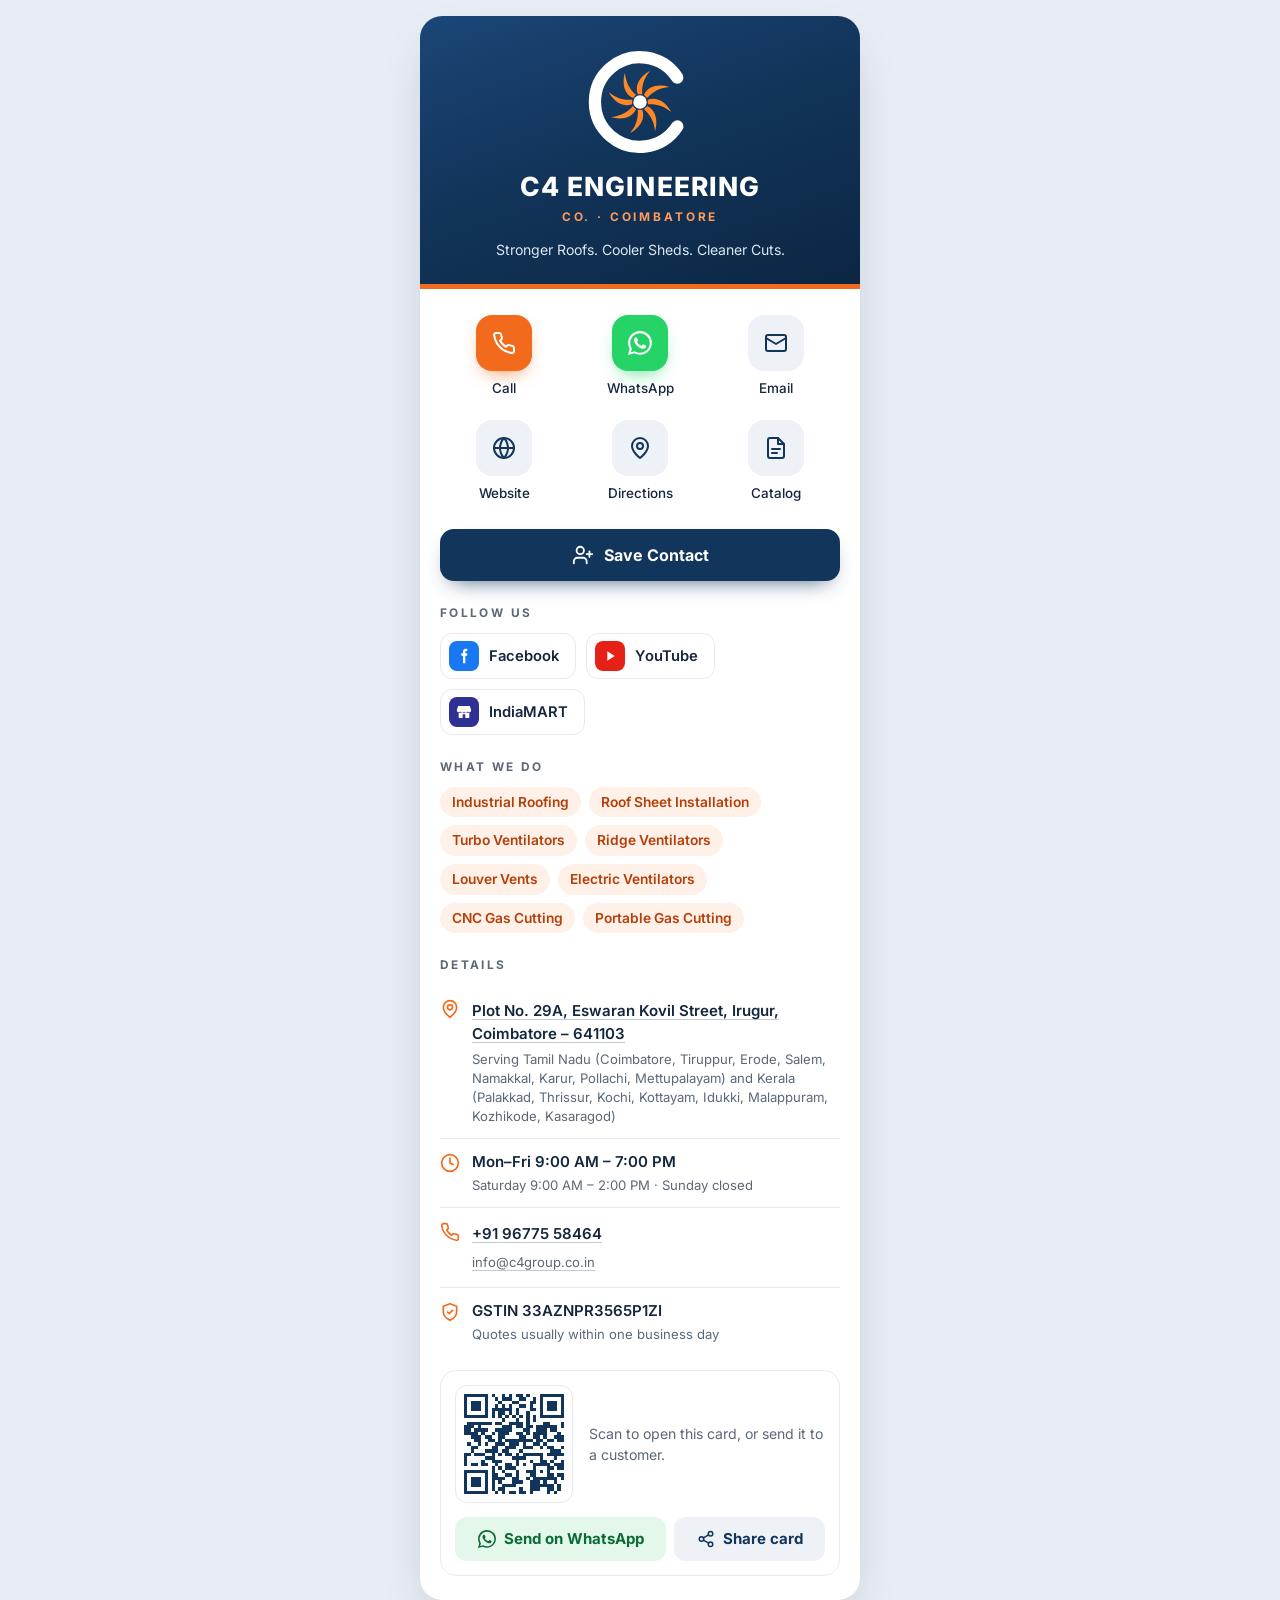
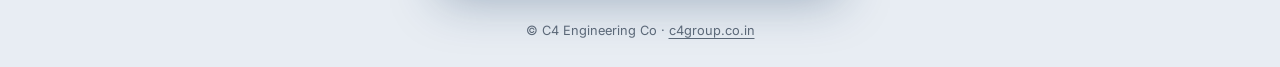
<file: card/index.html>
<!doctype html>
<html lang="en">
<head>
<meta charset="utf-8">
<meta name="viewport" content="width=device-width, initial-scale=1, viewport-fit=cover">
<meta http-equiv="Content-Security-Policy" content="default-src 'self'; script-src 'self' 'unsafe-inline'; style-src 'self' 'unsafe-inline'; font-src 'self'; img-src 'self' data:; connect-src 'none'; object-src 'none'; base-uri 'self'; form-action 'none'">
<meta name="referrer" content="strict-origin-when-cross-origin">
<title>C4 Engineering Co | Digital Visiting Card</title>
<meta name="description" content="Digital visiting card of C4 Engineering Co, Coimbatore. Call, WhatsApp or save our contact for roofing, roof ventilators and gas cutting machines.">
<link rel="canonical" href="https://c4group.co.in/card/">
<meta name="theme-color" content="#12355b">
<meta property="og:type" content="profile">
<meta property="og:site_name" content="C4 Engineering Co">
<meta property="og:title" content="C4 Engineering Co | Digital Visiting Card">
<meta property="og:description" content="Roofing, roof ventilation and gas cutting machines in Coimbatore, Tamil Nadu and Kerala. Tap to call, WhatsApp or save our contact.">
<meta property="og:url" content="https://c4group.co.in/card/">
<meta property="og:image" content="https://c4group.co.in/images/logo-512.png">
<meta property="og:image:width" content="512">
<meta property="og:image:height" content="512">
<meta name="twitter:card" content="summary">
<link rel="icon" href="../favicon.svg" type="image/svg+xml">
<link rel="icon" href="../favicon-48.png" sizes="48x48" type="image/png">
<link rel="apple-touch-icon" href="../apple-touch-icon.png">
<link rel="preload" href="../fonts/inter-latin-var.woff2" as="font" type="font/woff2" crossorigin>
<style>
@font-face{font-family:"Inter";src:url(../fonts/inter-latin-var.woff2) format("woff2");font-weight:100 900;font-style:normal;font-display:swap}
@font-face{font-family:"Inter Fallback";src:local("Arial");size-adjust:106.5%}
:root{
  --navy:#12355b;--navy-2:#0c2643;--orange:#f26b1d;--orange-text:#b43f0a;--peach:#fff1e8;
  --ink:#14263d;--muted:#5b6878;--line:#e6eaf0;--tile:#eef2f7;--page:#e8edf3;--card:#fff;
  --wa:#25d366;--radius:22px;
}
*,*::before,*::after{box-sizing:border-box}
html{-webkit-text-size-adjust:100%}
body{margin:0;min-height:100vh;background:var(--page);color:var(--ink);font-family:"Inter","Inter Fallback",system-ui,-apple-system,"Segoe UI",Roboto,sans-serif;font-size:15px;line-height:1.5;-webkit-font-smoothing:antialiased;padding:16px 16px calc(24px + env(safe-area-inset-bottom))}
a{color:inherit;text-decoration:none}
:focus-visible{outline:3px solid var(--orange);outline-offset:3px;border-radius:10px}
.card{max-width:440px;margin:0 auto;background:var(--card);border-radius:var(--radius);overflow:hidden;box-shadow:0 20px 50px -20px rgba(18,53,91,.35)}

/* Header */
.head{position:relative;padding:30px 20px 24px;text-align:center;color:#fff;background:linear-gradient(160deg,#1b4677 0%,var(--navy) 45%,var(--navy-2) 100%);border-bottom:5px solid var(--orange)}
.mark{width:112px;height:112px;display:block;margin:0 auto 14px}
.vanes{transform-box:view-box;transform-origin:50% 50%;animation:spin 9s linear infinite}
@keyframes spin{to{transform:rotate(360deg)}}
h1{margin:0;font-size:1.65rem;font-weight:800;letter-spacing:.04em;line-height:1.1;text-transform:uppercase}
.tag{margin:8px 0 0;font-size:.74rem;font-weight:700;letter-spacing:.24em;color:#ff9a5c;text-transform:uppercase}
.motto{margin:12px 0 0;font-size:.88rem;color:#dbe5f1;text-wrap:balance}

.body{padding:22px 20px 24px}

/* Quick actions */
.actions{display:grid;grid-template-columns:repeat(3,1fr);gap:14px 8px;list-style:none;margin:0;padding:0}
.act{display:flex;flex-direction:column;align-items:center;gap:7px;font-size:.84rem;font-weight:500;color:var(--ink);padding:4px 0;border-radius:14px}
.ico{width:56px;height:56px;border-radius:16px;display:grid;place-items:center;background:var(--tile);color:var(--navy);transition:transform .15s}
.act:active .ico{transform:scale(.94)}
.ico svg{width:24px;height:24px}
.ico.call{background:var(--orange);color:#fff;box-shadow:0 8px 18px -8px rgba(242,107,29,.8)}
.ico.wa{background:var(--wa);color:#fff;box-shadow:0 8px 18px -8px rgba(37,211,102,.8)}

.save{display:flex;align-items:center;justify-content:center;gap:10px;width:100%;min-height:52px;margin:22px 0 4px;border-radius:14px;background:var(--navy);color:#fff;font-weight:700;font-size:1rem;box-shadow:0 10px 22px -12px rgba(18,53,91,.9)}
.save svg{width:22px;height:22px}
.save:active{background:var(--navy-2)}

h2{margin:24px 0 10px;font-size:.74rem;font-weight:700;letter-spacing:.2em;text-transform:uppercase;color:var(--muted)}

.social{display:flex;flex-wrap:wrap;gap:10px}
.soc{display:inline-flex;align-items:center;gap:10px;min-height:46px;padding:7px 16px 7px 8px;border:1px solid var(--line);border-radius:12px;font-weight:600;font-size:.92rem}
.soc i{width:30px;height:30px;border-radius:8px;display:grid;place-items:center;color:#fff}
.soc svg{width:16px;height:16px}
.fb i{background:#1877f2}.yt i{background:#e62117}.im i{background:#2e3192}

.chips{display:flex;flex-wrap:wrap;gap:8px;list-style:none;margin:0;padding:0}
.chips li{padding:5px 12px;border-radius:999px;background:var(--peach);color:var(--orange-text);font-size:.86rem;font-weight:600}

.details{list-style:none;margin:0;padding:0}
.details li{display:flex;gap:12px;padding:12px 0;border-bottom:1px solid var(--line)}
.details li:last-child{border-bottom:0}
.details svg{flex:none;width:20px;height:20px;margin-top:2px;color:var(--orange)}
.details b{display:block;font-weight:600}
.details small{display:block;color:var(--muted);font-size:.82rem;line-height:1.45;margin-top:2px}
.details a,.foot a{display:inline-block;padding:3px 0;text-decoration:underline;text-decoration-color:rgba(18,53,91,.25);text-underline-offset:3px}

.share{display:flex;flex-wrap:wrap;gap:14px 16px;align-items:center;margin-top:14px;padding:14px;border:1px solid var(--line);border-radius:16px}
.qr{flex:none;width:118px;height:118px;padding:8px;border-radius:12px;background:#fff;border:1px solid var(--line)}
.qr svg{display:block;width:100%;height:100%}
.share p{margin:0;color:var(--muted);font-size:.88rem}
.share-btn{display:inline-flex;align-items:center;gap:8px;min-height:44px;padding:0 16px;border:0;border-radius:12px;background:var(--tile);color:var(--navy);font:inherit;font-weight:700;cursor:pointer}
.share-btn svg{width:18px;height:18px}
.share-actions{flex:1 1 100%;display:flex;flex-wrap:wrap;gap:8px}
.share-actions .share-btn{flex:1 1 auto;justify-content:center;white-space:nowrap}
.share > div:not(.qr):not(.share-actions){flex:1 1 110px}
.share-btn.wa-send{background:#e3f7ea;color:#0b6b35}
.toast:empty{display:none}
.toast{flex:1 1 100%;margin:0;text-align:center;font-size:.8rem;color:var(--muted)}

.foot{max-width:440px;margin:18px auto 0;text-align:center;font-size:.8rem;color:var(--muted)}
.foot a{text-decoration:underline;text-underline-offset:3px}

@media(max-width:340px){.ico{width:50px;height:50px}.share{flex-direction:column;text-align:center}.share > div:not(.qr):not(.share-actions),.share-actions{flex:none;width:100%}}
@media(prefers-reduced-motion:reduce){.vanes{animation:none}.ico{transition:none}}
</style>
</head>
<body>
<main class="card">
  <header class="head">
    <svg class="mark" viewBox="0 0 100 100" role="img" aria-label="C4 Engineering Co logo">
      <defs>
        <linearGradient id="fl" x1="22" y1="78" x2="78" y2="22" gradientUnits="userSpaceOnUse"><stop offset="0" stop-color="#ff5a14"/><stop offset="1" stop-color="#ff9f2e"/></linearGradient>
        <path id="v" d="M48 43C45 35 50 27 59 22C53 29 51.5 36 52 43Z"/>
      </defs>
      <path d="M83.3 28.2A40 40 0 1 0 83.3 71.8" fill="none" stroke="#fff" stroke-width="11" stroke-linecap="round"/>
      <g class="vanes" fill="url(#fl)"><use href="#v"/><use href="#v" transform="rotate(45 50 50)"/><use href="#v" transform="rotate(90 50 50)"/><use href="#v" transform="rotate(135 50 50)"/><use href="#v" transform="rotate(180 50 50)"/><use href="#v" transform="rotate(225 50 50)"/><use href="#v" transform="rotate(270 50 50)"/><use href="#v" transform="rotate(315 50 50)"/></g>
      <circle cx="50" cy="50" r="6" fill="#fff"/>
    </svg>
    <h1>C4 Engineering</h1>
    <p class="tag">Co. · Coimbatore</p>
    <p class="motto">Stronger Roofs. Cooler Sheds. Cleaner Cuts.</p>
  </header>

  <div class="body">
    <ul class="actions">
      <li><a class="act" href="tel:+919677558464"><span class="ico call"><svg viewBox="0 0 24 24" fill="none" stroke="currentColor" stroke-width="2" stroke-linecap="round" stroke-linejoin="round" aria-hidden="true"><path d="M22 16.9v3a2 2 0 0 1-2.2 2 19.8 19.8 0 0 1-8.6-3.1 19.5 19.5 0 0 1-6-6A19.8 19.8 0 0 1 2.1 4.2 2 2 0 0 1 4.1 2h3a2 2 0 0 1 2 1.7c.1.9.4 1.8.7 2.7a2 2 0 0 1-.5 2.1L8 9.8a16 16 0 0 0 6 6l1.3-1.3a2 2 0 0 1 2.1-.4c.9.3 1.8.6 2.7.7a2 2 0 0 1 1.7 2z"/></svg></span>Call</a></li>
      <li><a class="act" href="https://wa.me/919677558464?text=Hello%20C4%20Engineering%2C%20I%27d%20like%20a%20quote." target="_blank" rel="noopener"><span class="ico wa"><svg viewBox="0 0 24 24" fill="currentColor" aria-hidden="true"><path d="M17.5 14.4c-.3-.1-1.8-.9-2-1-.3-.1-.5-.1-.7.1-.2.3-.8 1-.9 1.2-.2.2-.3.2-.6.1-.3-.1-1.3-.5-2.4-1.5-.9-.8-1.5-1.8-1.7-2.1-.2-.3 0-.5.1-.6l.4-.5c.2-.2.2-.3.3-.5.1-.2 0-.4 0-.5l-.9-2.2c-.2-.6-.5-.5-.7-.5h-.6c-.2 0-.5.1-.8.4-.3.3-1 1-1 2.5s1.1 2.9 1.2 3.1c.1.2 2.1 3.2 5.1 4.5 2.5 1 3 .8 3.6.7.6-.1 1.8-.7 2-1.4.3-.7.3-1.3.2-1.4-.1-.2-.3-.3-.6-.4zM12 21.8c-1.8 0-3.5-.5-5-1.4l-.4-.2-3.7 1 1-3.6-.2-.4A9.8 9.8 0 0 1 2.2 12C2.2 6.6 6.6 2.2 12 2.2c2.6 0 5.1 1 6.9 2.9a9.7 9.7 0 0 1 2.9 6.9c0 5.4-4.4 9.8-9.8 9.8zM20.5 3.5A11.8 11.8 0 0 0 12 0C5.4 0 .1 5.3.1 11.9c0 2.1.6 4.1 1.6 5.9L0 24l6.3-1.7c1.7.9 3.7 1.4 5.7 1.4 6.6 0 11.9-5.3 11.9-11.9 0-3.2-1.2-6.2-3.4-8.3z"/></svg></span>WhatsApp</a></li>
      <li><a class="act" href="mailto:info@c4group.co.in?subject=Quote%20request"><span class="ico"><svg viewBox="0 0 24 24" fill="none" stroke="currentColor" stroke-width="2" stroke-linecap="round" stroke-linejoin="round" aria-hidden="true"><rect x="2" y="4" width="20" height="16" rx="2"/><path d="m22 7-10 6L2 7"/></svg></span>Email</a></li>
      <li><a class="act" href="https://c4group.co.in/"><span class="ico"><svg viewBox="0 0 24 24" fill="none" stroke="currentColor" stroke-width="2" stroke-linecap="round" stroke-linejoin="round" aria-hidden="true"><circle cx="12" cy="12" r="10"/><path d="M2 12h20"/><path d="M12 2a15.3 15.3 0 0 1 4 10 15.3 15.3 0 0 1-4 10 15.3 15.3 0 0 1-4-10 15.3 15.3 0 0 1 4-10z"/></svg></span>Website</a></li>
      <li><a class="act" href="https://maps.app.goo.gl/HStCFHHKTVJuSprA6" target="_blank" rel="noopener"><span class="ico"><svg viewBox="0 0 24 24" fill="none" stroke="currentColor" stroke-width="2" stroke-linecap="round" stroke-linejoin="round" aria-hidden="true"><path d="M20 10c0 6-8 12-8 12S4 16 4 10a8 8 0 0 1 16 0z"/><circle cx="12" cy="10" r="3"/></svg></span>Directions</a></li>
      <li><a class="act" href="../catalog.pdf" target="_blank" rel="noopener"><span class="ico"><svg viewBox="0 0 24 24" fill="none" stroke="currentColor" stroke-width="2" stroke-linecap="round" stroke-linejoin="round" aria-hidden="true"><path d="M14 2H6a2 2 0 0 0-2 2v16a2 2 0 0 0 2 2h12a2 2 0 0 0 2-2V8z"/><path d="M14 2v6h6"/><path d="M8 13h8M8 17h5"/></svg></span>Catalog</a></li>
    </ul>

    <a class="save" href="c4-engineering.vcf" download="C4 Engineering Co.vcf"><svg viewBox="0 0 24 24" fill="none" stroke="currentColor" stroke-width="2" stroke-linecap="round" stroke-linejoin="round" aria-hidden="true"><path d="M16 21v-2a4 4 0 0 0-4-4H6a4 4 0 0 0-4 4v2"/><circle cx="9" cy="7" r="4"/><path d="M19 8v6M22 11h-6"/></svg>Save Contact</a>

    <h2>Follow Us</h2>
    <div class="social">
      <a class="soc fb" href="https://www.facebook.com/profile.php?id=61596937974232" target="_blank" rel="noopener"><i><svg viewBox="0 0 24 24" fill="currentColor" aria-hidden="true"><path d="M14 8V6c0-1 .5-1.5 1.5-1.5H17V1h-2.6C11.5 1 10.5 3 10.5 5.6V8H8v3.5h2.5V23H14V11.5h2.7L17 8z"/></svg></i>Facebook</a>
      <a class="soc yt" href="https://www.youtube.com/@C4EngineeringCo" target="_blank" rel="noopener"><i><svg viewBox="0 0 24 24" fill="currentColor" aria-hidden="true"><path d="M8 5v14l11-7z"/></svg></i>YouTube</a>
      <a class="soc im" href="https://www.indiamart.com/c4-engineering-co/" target="_blank" rel="noopener"><i><svg viewBox="0 0 24 24" fill="currentColor" fill-rule="evenodd" aria-hidden="true"><path d="M3.2 3h17.6l2 6.2a3 3 0 0 1-5.4 1.9 3 3 0 0 1-5.4 0 3 3 0 0 1-5.4 0A3 3 0 0 1 1.2 9.2zM4 13.2h16V21H4zM10 15.5h4V21h-4z"/></svg></i>IndiaMART</a>
    </div>

    <h2>What We Do</h2>
    <ul class="chips">
      <li>Industrial Roofing</li><li>Roof Sheet Installation</li><li>Turbo Ventilators</li><li>Ridge Ventilators</li><li>Louver Vents</li><li>Electric Ventilators</li><li>CNC Gas Cutting</li><li>Portable Gas Cutting</li>
    </ul>

    <h2>Details</h2>
    <ul class="details">
      <li><svg viewBox="0 0 24 24" fill="none" stroke="currentColor" stroke-width="2" stroke-linecap="round" stroke-linejoin="round" aria-hidden="true"><path d="M20 10c0 6-8 12-8 12S4 16 4 10a8 8 0 0 1 16 0z"/><circle cx="12" cy="10" r="3"/></svg>
        <div><b><a href="https://maps.app.goo.gl/HStCFHHKTVJuSprA6" target="_blank" rel="noopener">Plot No. 29A, Eswaran Kovil Street, Irugur, Coimbatore – 641103</a></b>
        <small>Serving Tamil Nadu (Coimbatore, Tiruppur, Erode, Salem, Namakkal, Karur, Pollachi, Mettupalayam) and Kerala (Palakkad, Thrissur, Kochi, Kottayam, Idukki, Malappuram, Kozhikode, Kasaragod)</small></div></li>
      <li><svg viewBox="0 0 24 24" fill="none" stroke="currentColor" stroke-width="2" stroke-linecap="round" stroke-linejoin="round" aria-hidden="true"><circle cx="12" cy="12" r="10"/><path d="M12 6v6l4 2"/></svg>
        <div><b>Mon–Fri 9:00 AM – 7:00 PM</b><small>Saturday 9:00 AM – 2:00 PM · Sunday closed</small></div></li>
      <li><svg viewBox="0 0 24 24" fill="none" stroke="currentColor" stroke-width="2" stroke-linecap="round" stroke-linejoin="round" aria-hidden="true"><path d="M22 16.9v3a2 2 0 0 1-2.2 2 19.8 19.8 0 0 1-8.6-3.1 19.5 19.5 0 0 1-6-6A19.8 19.8 0 0 1 2.1 4.2 2 2 0 0 1 4.1 2h3a2 2 0 0 1 2 1.7c.1.9.4 1.8.7 2.7a2 2 0 0 1-.5 2.1L8 9.8a16 16 0 0 0 6 6l1.3-1.3a2 2 0 0 1 2.1-.4c.9.3 1.8.6 2.7.7a2 2 0 0 1 1.7 2z"/></svg>
        <div><b><a href="tel:+919677558464">+91 96775 58464</a></b><small><a href="mailto:info@c4group.co.in">info@c4group.co.in</a></small></div></li>
      <li><svg viewBox="0 0 24 24" fill="none" stroke="currentColor" stroke-width="2" stroke-linecap="round" stroke-linejoin="round" aria-hidden="true"><path d="M12 22s8-4 8-10V5l-8-3-8 3v7c0 6 8 10 8 10z"/><path d="m9 12 2 2 4-4"/></svg>
        <div><b>GSTIN 33AZNPR3565P1ZI</b><small>Quotes usually within one business day</small></div></li>
    </ul>

    <div class="share">
      <div class="qr" role="img" aria-label="QR code that opens this card: c4group.co.in/card"><svg viewBox="0 0 29 29" shape-rendering="crispEdges" aria-hidden="true"><path stroke="#12355b" d="M0 0.5h7m1 0h1m2 0h1m1 0h1m1 0h2m1 0h1m3 0h7m-29 1h1m5 0h1m2 0h1m1 0h3m2 0h2m2 0h1m1 0h1m5 0h1m-29 1h1m1 0h3m1 0h1m3 0h1m3 0h2m3 0h2m1 0h1m1 0h3m1 0h1m-29 1h1m1 0h3m1 0h1m2 0h1m1 0h1m1 0h1m2 0h2m1 0h1m2 0h1m1 0h3m1 0h1m-29 1h1m1 0h3m1 0h1m1 0h6m1 0h1m3 0h2m1 0h1m1 0h3m1 0h1m-29 1h1m5 0h1m1 0h1m1 0h2m1 0h1m1 0h1m2 0h1m3 0h1m5 0h1m-29 1h7m1 0h1m1 0h1m1 0h1m1 0h1m1 0h1m1 0h1m1 0h1m1 0h7m-18 1h1m3 0h1m2 0h1m1 0h1m-20 1h7m1 0h2m2 0h4m1 0h1m4 0h2m3 0h1m-29 1h3m1 0h1m6 0h3m1 0h2m1 0h2m1 0h6m1 0h1m-29 1h2m1 0h4m2 0h5m3 0h2m2 0h3m1 0h2m-27 1h4m1 0h1m2 0h1m1 0h3m2 0h2m1 0h1m1 0h4m3 0h1m-26 1h3m1 0h2m2 0h2m4 0h2m2 0h2m1 0h1m2 0h3m-26 1h2m2 0h2m1 0h1m1 0h8m1 0h2m1 0h2m1 0h2m-28 1h1m2 0h1m1 0h1m2 0h3m1 0h3m1 0h1m2 0h2m1 0h1m-22 1h2m4 0h2m2 0h3m2 0h3m2 0h1m1 0h2m2 0h1m-27 1h1m3 0h4m1 0h2m3 0h1m8 0h3m-28 1h2m1 0h3m2 0h1m1 0h1m1 0h2m1 0h1m1 0h6m1 0h5m-29 1h1m5 0h3m5 0h4m4 0h1m3 0h1m-27 1h1m4 0h1m2 0h3m4 0h1m3 0h1m2 0h2m1 0h1m2 0h1m-29 1h1m1 0h2m1 0h2m2 0h1m2 0h2m1 0h1m1 0h1m2 0h5m1 0h3m-21 1h1m1 0h1m1 0h3m5 0h1m3 0h2m1 0h2m-29 1h7m1 0h1m2 0h1m3 0h1m2 0h3m1 0h1m1 0h1m-25 1h1m5 0h1m1 0h2m2 0h2m1 0h1m3 0h2m3 0h2m1 0h2m-29 1h1m1 0h3m1 0h1m1 0h4m2 0h2m2 0h1m1 0h7m1 0h1m-29 1h1m1 0h3m1 0h1m1 0h1m1 0h1m3 0h3m2 0h3m1 0h1m2 0h1m-27 1h1m1 0h3m1 0h1m1 0h1m2 0h4m4 0h7m1 0h1m-28 1h1m5 0h1m1 0h1m1 0h2m4 0h1m2 0h3m2 0h2m1 0h1m-28 1h7m2 0h1m1 0h1m1 0h2m1 0h2m1 0h1m4 0h1m1 0h1"/></svg></div>
      <div>
        <p>Scan to open this card, or send it to a customer.</p>
      </div>
      <div class="share-actions">
        <a class="share-btn wa-send" href="https://wa.me/?text=Hi%2C%20here%E2%80%99s%20our%20digital%20visiting%20card.%20Save%20our%20contact%20and%20see%20our%20services%3A%20https%3A%2F%2Fc4group.co.in%2Fcard%2F" target="_blank" rel="noopener"><svg viewBox="0 0 24 24" fill="currentColor" aria-hidden="true"><path d="M17.5 14.4c-.3-.1-1.8-.9-2-1-.3-.1-.5-.1-.7.1-.2.3-.8 1-.9 1.2-.2.2-.3.2-.6.1-.3-.1-1.3-.5-2.4-1.5-.9-.8-1.5-1.8-1.7-2.1-.2-.3 0-.5.1-.6l.4-.5c.2-.2.2-.3.3-.5.1-.2 0-.4 0-.5l-.9-2.2c-.2-.6-.5-.5-.7-.5h-.6c-.2 0-.5.1-.8.4-.3.3-1 1-1 2.5s1.1 2.9 1.2 3.1c.1.2 2.1 3.2 5.1 4.5 2.5 1 3 .8 3.6.7.6-.1 1.8-.7 2-1.4.3-.7.3-1.3.2-1.4-.1-.2-.3-.3-.6-.4zM12 21.8c-1.8 0-3.5-.5-5-1.4l-.4-.2-3.7 1 1-3.6-.2-.4A9.8 9.8 0 0 1 2.2 12C2.2 6.6 6.6 2.2 12 2.2c2.6 0 5.1 1 6.9 2.9a9.7 9.7 0 0 1 2.9 6.9c0 5.4-4.4 9.8-9.8 9.8zM20.5 3.5A11.8 11.8 0 0 0 12 0C5.4 0 .1 5.3.1 11.9c0 2.1.6 4.1 1.6 5.9L0 24l6.3-1.7c1.7.9 3.7 1.4 5.7 1.4 6.6 0 11.9-5.3 11.9-11.9 0-3.2-1.2-6.2-3.4-8.3z"/></svg>Send on WhatsApp</a>
        <button class="share-btn" type="button" id="shareBtn"><svg viewBox="0 0 24 24" fill="none" stroke="currentColor" stroke-width="2" stroke-linecap="round" stroke-linejoin="round" aria-hidden="true"><circle cx="18" cy="5" r="3"/><circle cx="6" cy="12" r="3"/><circle cx="18" cy="19" r="3"/><path d="m8.6 13.5 6.8 4M15.4 6.5l-6.8 4"/></svg>Share card</button>
      </div>
      <p class="toast" id="toast" role="status" aria-live="polite"></p>
    </div>
  </div>
</main>
<p class="foot">© C4 Engineering Co · <a href="https://c4group.co.in/">c4group.co.in</a></p>

<script>
(function(){
  var url = "https://c4group.co.in/card/", btn = document.getElementById("shareBtn"), toast = document.getElementById("toast");
  function say(t){ toast.textContent = t; setTimeout(function(){ toast.textContent = ""; }, 3000); }
  btn.addEventListener("click", function(){
    var msg = "Hi, here’s our digital visiting card. Save our contact and see our services:";
    var data = { title: "C4 Engineering Co", text: msg, url: url };
    if (navigator.share) { navigator.share(data).catch(function(){}); return; }
    if (navigator.clipboard && window.isSecureContext) {
      navigator.clipboard.writeText(url).then(function(){ say("Link copied"); }, function(){ location.href = "https://wa.me/?text=" + encodeURIComponent(msg + " " + url); });
    } else { location.href = "https://wa.me/?text=" + encodeURIComponent(msg + " " + url); }
  });
})();
</script>
</body>
</html>
</file>
